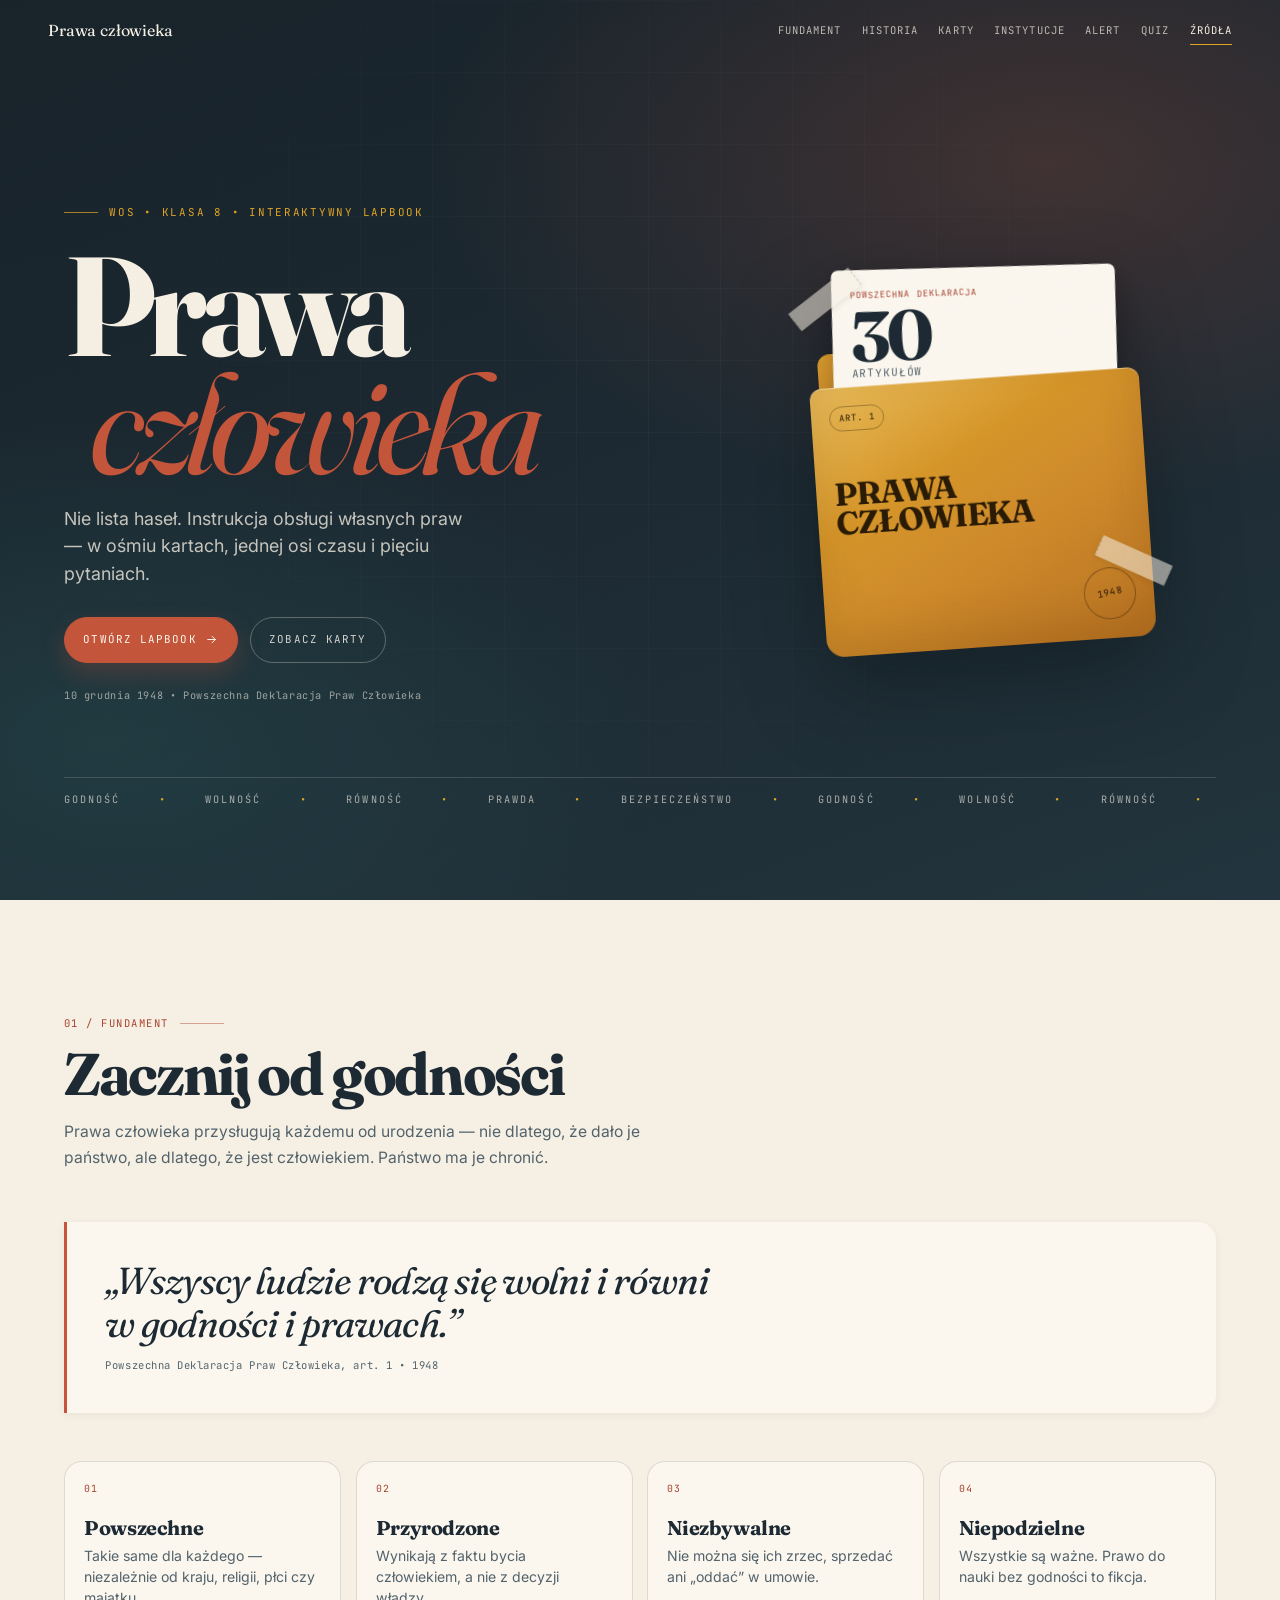
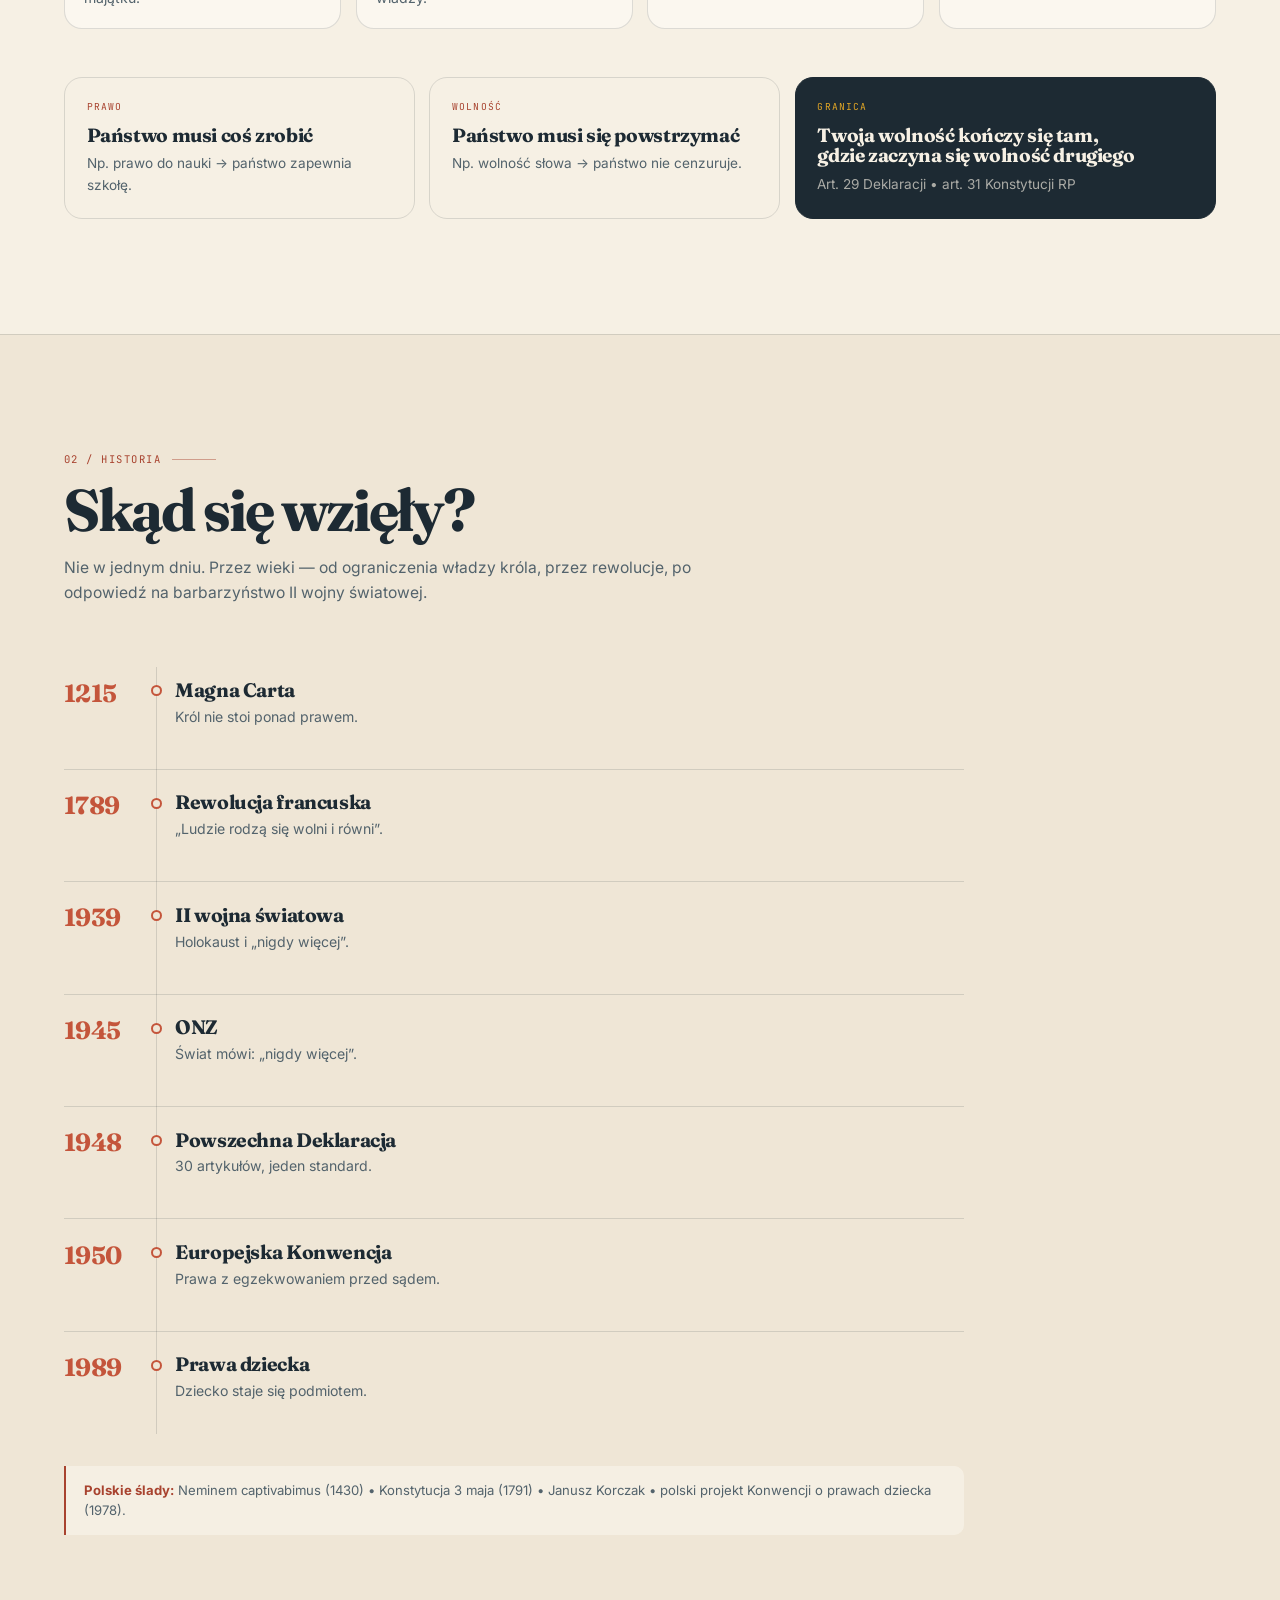
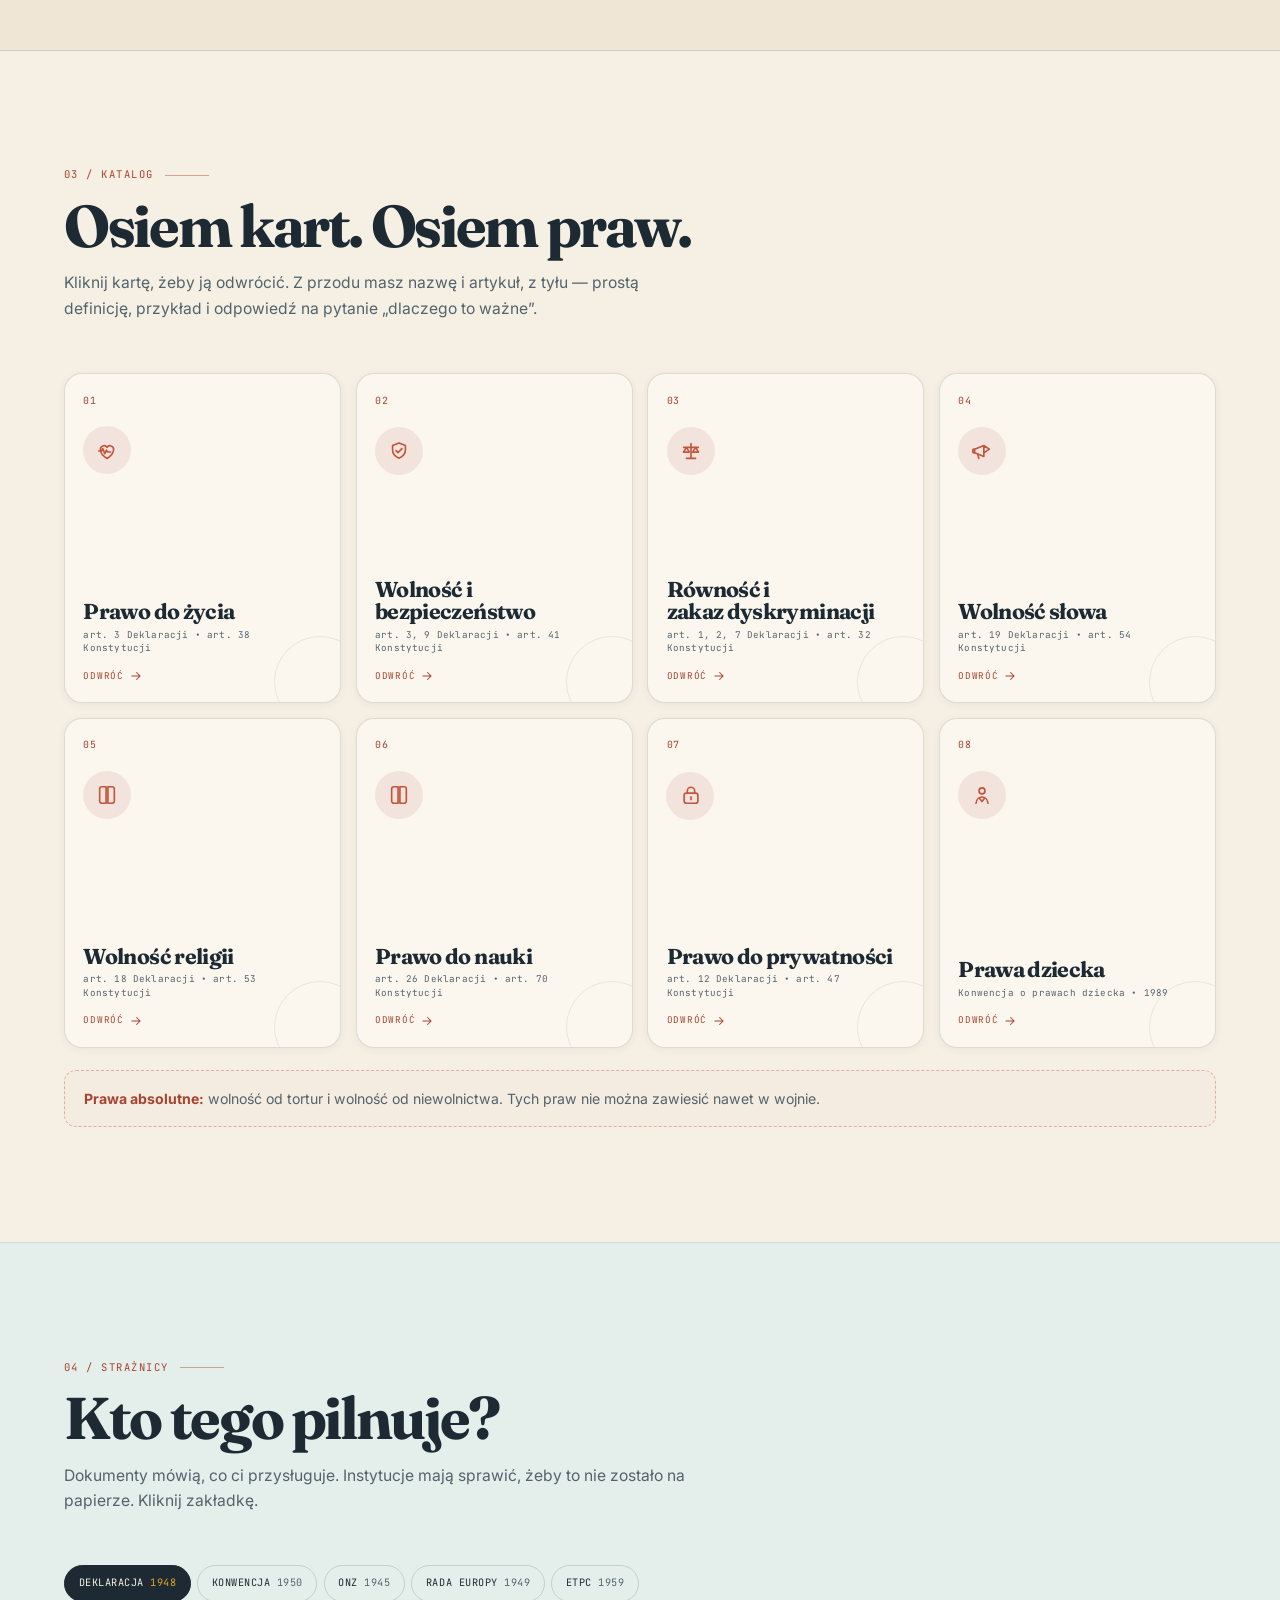
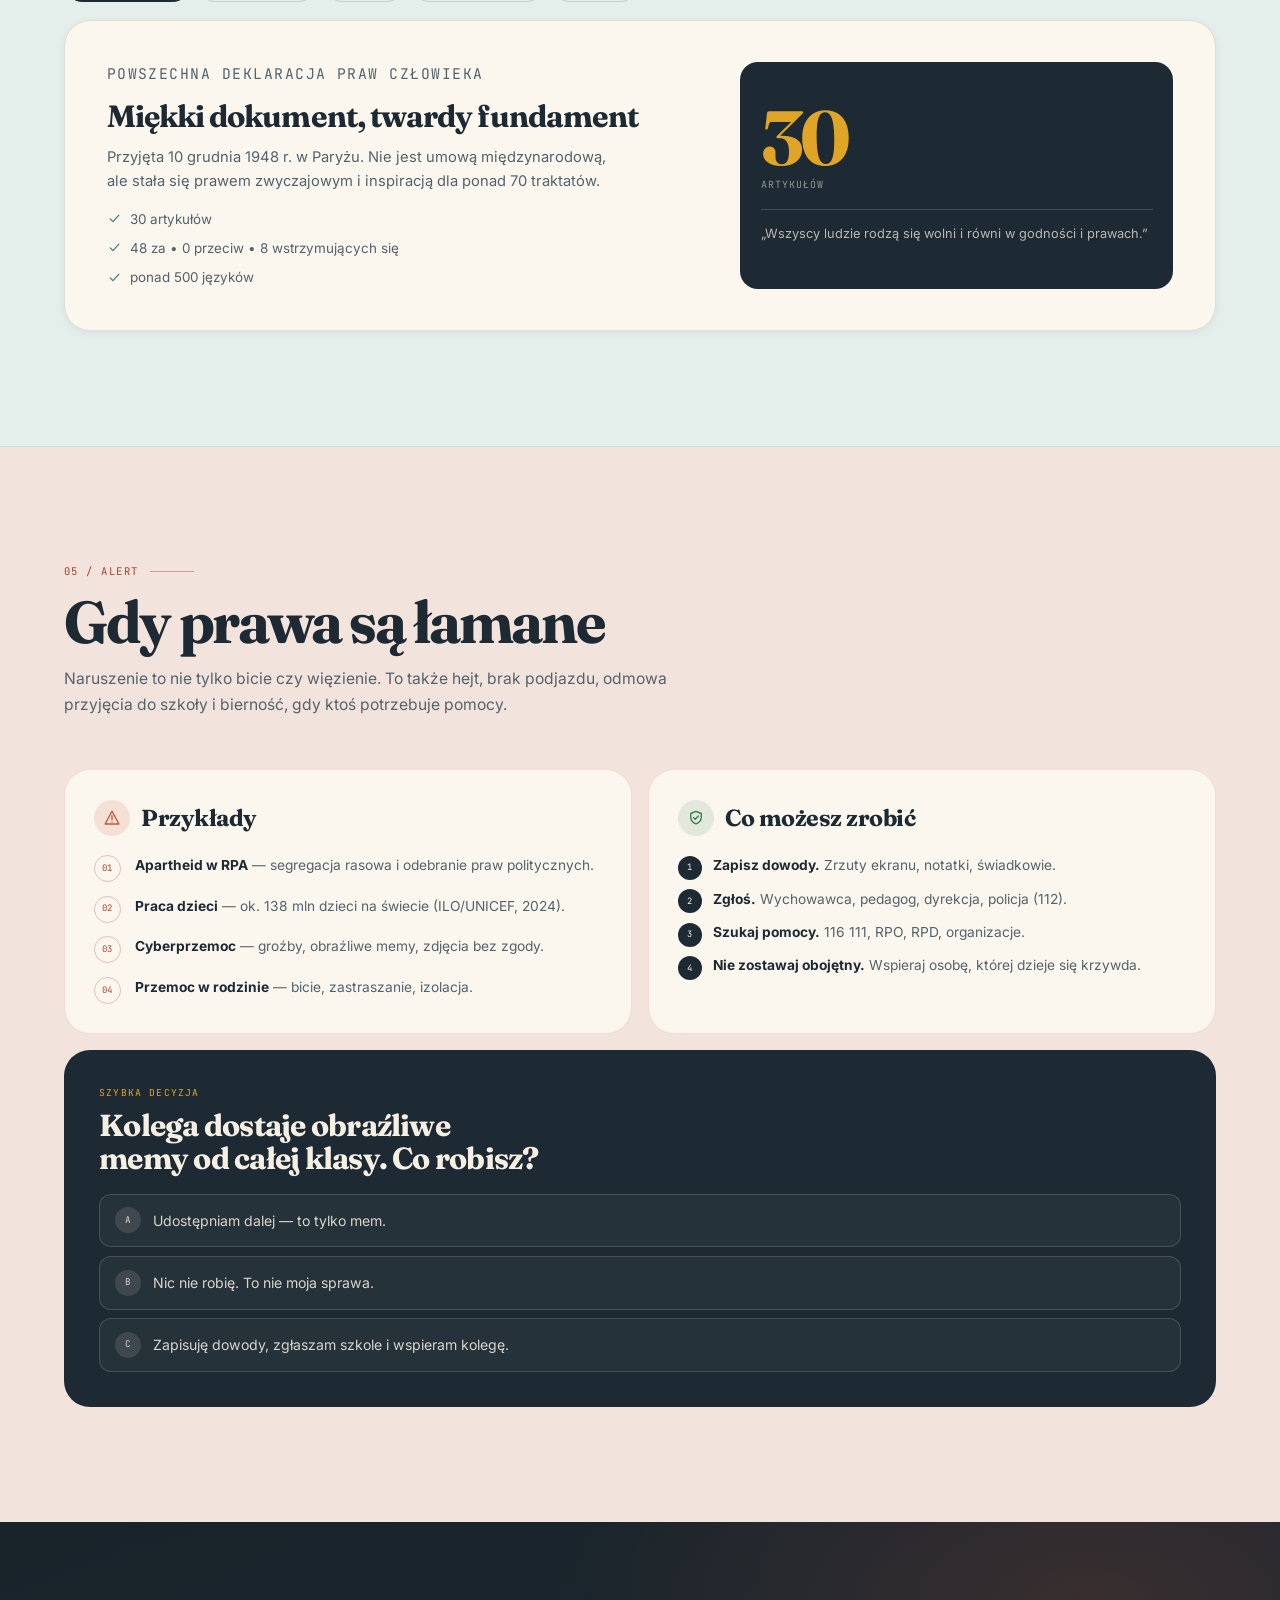
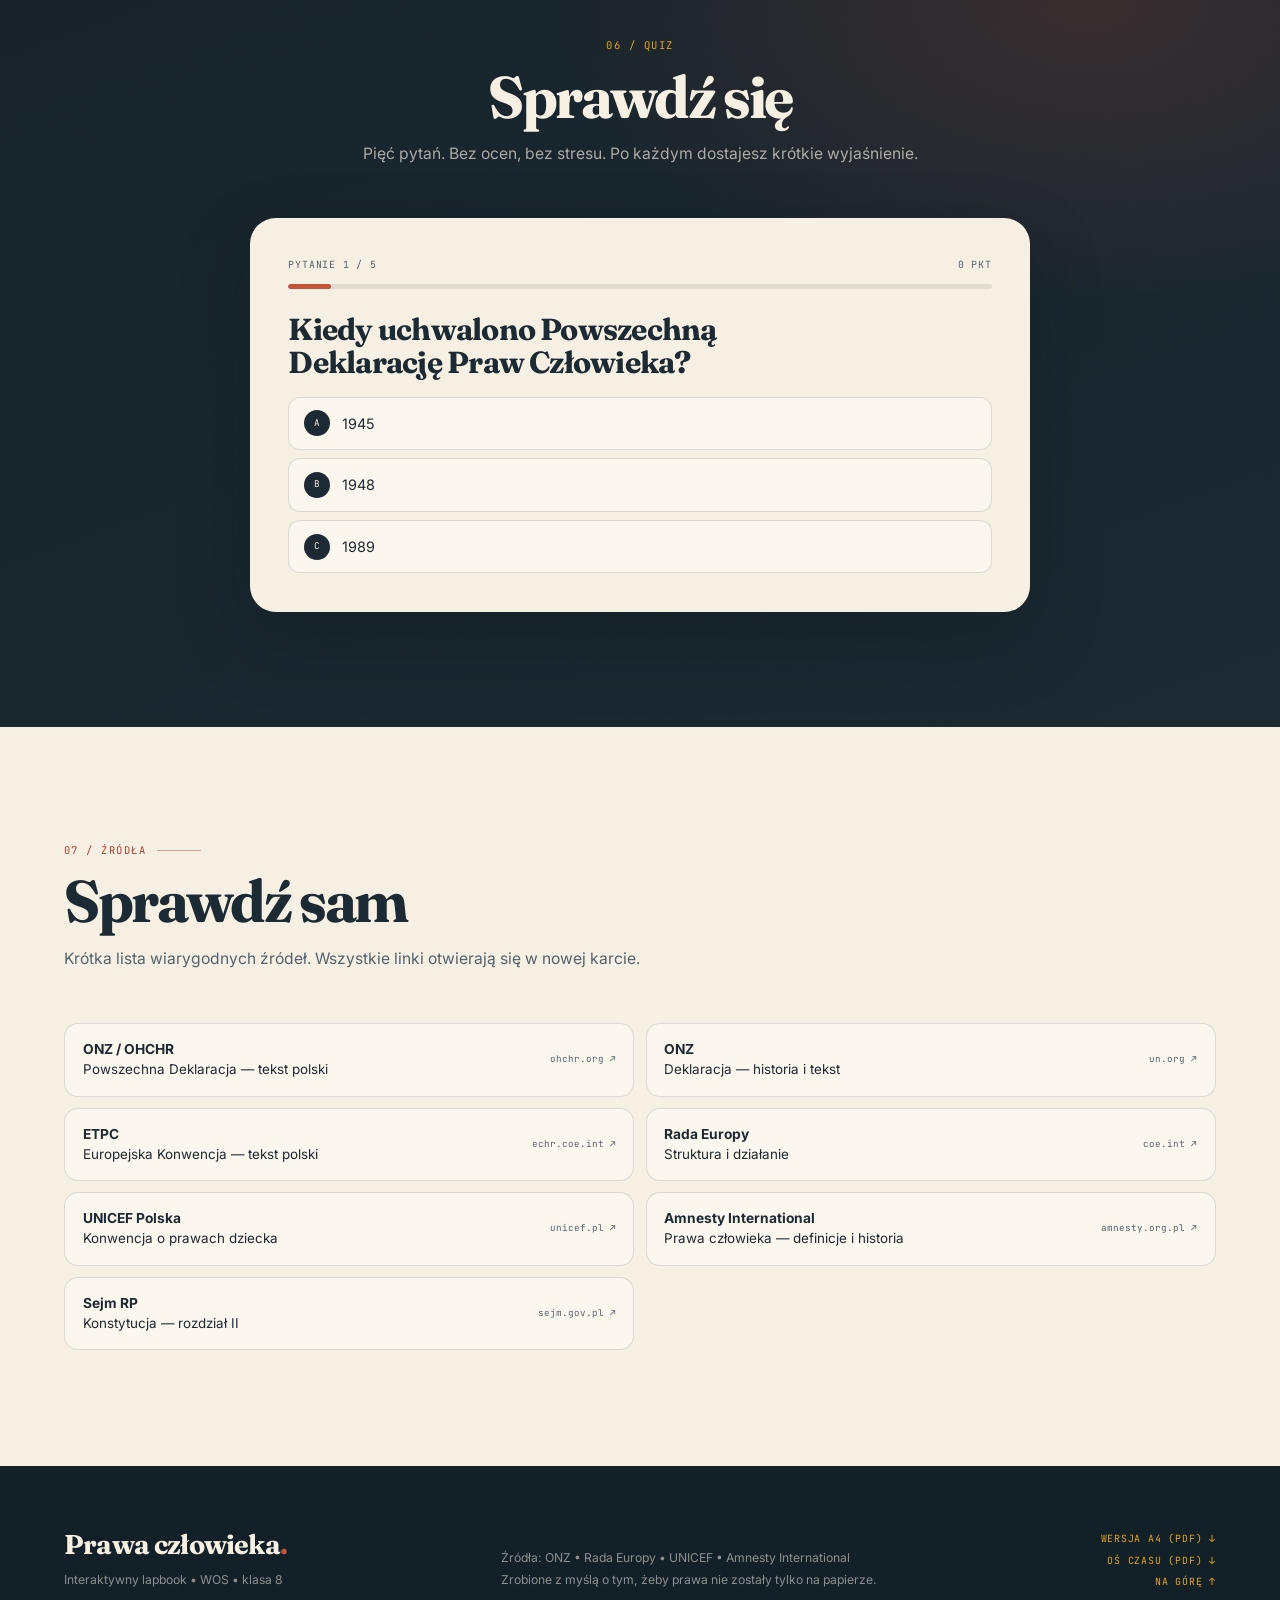
<file: index.html>
<!doctype html>
<html lang="pl">
<head>
  <meta charset="utf-8">
  <meta name="viewport" content="width=device-width, initial-scale=1">
  <script>document.documentElement.classList.add("js");</script>
  <title>Prawa człowieka — interaktywny lapbook</title>
  <meta name="description" content="Krótki, interaktywny lapbook o prawach człowieka: 8 kart, oś czasu, dokumenty, przykłady naruszeń i quiz. WOS, klasa 8.">
  <meta name="theme-color" content="#1d2a33">
  <meta property="og:title" content="Prawa człowieka — interaktywny lapbook">
  <meta property="og:description" content="8 kart, oś czasu, dokumenty i quiz. Krótki lapbook o prawach człowieka na WOS.">
  <meta property="og:type" content="website">
  <meta name="twitter:card" content="summary">
  <link rel="icon" href="favicon.svg" type="image/svg+xml">
  <link rel="preconnect" href="https://fonts.googleapis.com">
  <link rel="preconnect" href="https://fonts.gstatic.com" crossorigin>
  <link href="https://fonts.googleapis.com/css2?family=Fraunces:ital,opsz,wght@0,9..144,400;0,9..144,600;0,9..144,700;0,9..144,900;1,9..144,400;1,9..144,600&family=Inter:wght@400;500;600;700&family=JetBrains+Mono:wght@400;600&display=swap" rel="stylesheet">
  <link rel="stylesheet" href="styles.css">
</head>
<body>
  <div class="scroll-progress" id="progress" aria-hidden="true"></div>

  <svg class="icon-sprite" aria-hidden="true">
    <symbol id="icon-heart" viewBox="0 0 24 24">
      <path d="M12 20.2S4.8 15.6 4.8 10.4A3.9 3.9 0 0 1 12 8.1a3.9 3.9 0 0 1 7.2 2.3c0 5.2-7.2 9.8-7.2 9.8Z"/>
      <path d="M3 12h3l1.4-2.6L9.6 15l1.8-4 1.3 2.1H16"/>
    </symbol>
    <symbol id="icon-shield" viewBox="0 0 24 24">
      <path d="M12 3.2 19 6v5c0 4.4-3 7.3-7 8.8-4-1.5-7-4.4-7-8.8V6l7-2.8Z"/>
      <path d="m8.8 11.6 2.1 2.1 4.3-4.3"/>
    </symbol>
    <symbol id="icon-scale" viewBox="0 0 24 24">
      <path d="M12 4v16M7 20h10M4 8h16M7 8l-3.2 5.2h6.4L7 8Zm10 0-3.2 5.2h6.4L17 8Z"/>
    </symbol>
    <symbol id="icon-megaphone" viewBox="0 0 24 24">
      <path d="M4 10v4l10 4V6L4 10Zm10-4 6 4-6 4M4 10H3a1 1 0 0 0-1 1v2a1 1 0 0 0 1 1h1"/>
      <path d="M7.5 15.5 8.4 20"/>
    </symbol>
    <symbol id="icon-book" viewBox="0 0 24 24">
      <path d="M4 5.5A2.5 2.5 0 0 1 6.5 3H11v18H6.5A2.5 2.5 0 0 1 4 18.5v-13ZM20 5.5A2.5 2.5 0 0 0 17.5 3H13v18h4.5a2.5 2.5 0 0 0 2.5-2.5v-13Z"/>
    </symbol>
    <symbol id="icon-lock" viewBox="0 0 24 24">
      <rect x="4.5" y="10" width="15" height="11" rx="2.5"/>
      <path d="M8 10V7.5a4 4 0 0 1 8 0V10M12 14v3"/>
    </symbol>
    <symbol id="icon-child" viewBox="0 0 24 24">
      <circle cx="12" cy="7.5" r="3.2"/>
      <path d="M5.5 21c.3-4.1 3-6.8 6.5-6.8s6.2 2.7 6.5 6.8M9 15.2l3 3.8 3-3.8"/>
    </symbol>
    <symbol id="icon-clock" viewBox="0 0 24 24">
      <circle cx="12" cy="12" r="9"/>
      <path d="M12 7v5.3l3.2 1.9"/>
    </symbol>
    <symbol id="icon-file" viewBox="0 0 24 24">
      <path d="M6 3h8l4 4v14H6V3Z"/>
      <path d="M14 3v5h5M9 12h6M9 16h6"/>
    </symbol>
    <symbol id="icon-alert" viewBox="0 0 24 24">
      <path d="M12 3 2.8 20h18.4L12 3Z"/>
      <path d="M12 9v5M12 17.2h.01"/>
    </symbol>
    <symbol id="icon-arrow" viewBox="0 0 24 24">
      <path d="M5 12h14M13 6l6 6-6 6"/>
    </symbol>
    <symbol id="icon-check" viewBox="0 0 24 24">
      <path d="m5 12.5 4.5 4.5L19 6.5"/>
    </symbol>
    <symbol id="icon-x" viewBox="0 0 24 24">
      <path d="m6 6 12 12M18 6 6 18"/>
    </symbol>
  </svg>

  <header class="site-header" id="site-header">
    <a class="brand" href="#top">
      <span class="brand-text">Prawa człowieka</span>
    </a>

    <nav class="site-nav" aria-label="Sekcje lapbooka">
      <a href="#fundament">Fundament</a>
      <a href="#historia">Historia</a>
      <a href="#prawa">Karty</a>
      <a href="#instytucje">Instytucje</a>
      <a href="#alert">Alert</a>
      <a href="#quiz">Quiz</a>
      <a href="#zrodla">Źródła</a>
    </nav>
  </header>

  <main id="top">
    <!-- HERO -->
    <section class="hero" aria-labelledby="hero-title">
      <div class="hero-inner">
        <div class="hero-copy">
          <p class="eyebrow">WOS • klasa 8 • interaktywny lapbook</p>
          <h1 id="hero-title">Prawa<br><em>człowieka</em></h1>
          <p class="hero-lead">Nie lista haseł. Instrukcja obsługi własnych praw — w ośmiu kartach, jednej osi czasu i pięciu pytaniach.</p>
          <div class="hero-actions">
            <a class="btn btn-primary" href="#fundament">
              Otwórz lapbook
              <svg class="icon"><use href="#icon-arrow"/></svg>
            </a>
            <a class="btn btn-ghost" href="#prawa">Zobacz karty</a>
          </div>
          <p class="hero-note">10 grudnia 1948 • Powszechna Deklaracja Praw Człowieka</p>
        </div>

        <div class="hero-visual" aria-hidden="true">
          <div class="folder">
            <div class="folder-paper">
              <span class="paper-kicker">Powszechna Deklaracja</span>
              <strong>30</strong>
              <span class="paper-sub">artykułów</span>
              <div class="paper-lines"></div>
            </div>
            <div class="folder-front">
              <span class="folder-tag">art. 1</span>
              <span class="folder-label">PRAWA<br>CZŁOWIEKA</span>
              <span class="folder-stamp">1948</span>
            </div>
            <span class="tape tape-a"></span>
            <span class="tape tape-b"></span>
          </div>
        </div>
      </div>

      <div class="hero-marquee" aria-hidden="true">
        <div class="marquee-track">
          <span>GODNOŚĆ</span><span>•</span><span>WOLNOŚĆ</span><span>•</span><span>RÓWNOŚĆ</span><span>•</span><span>PRAWDA</span><span>•</span><span>BEZPIECZEŃSTWO</span><span>•</span>
          <span>GODNOŚĆ</span><span>•</span><span>WOLNOŚĆ</span><span>•</span><span>RÓWNOŚĆ</span><span>•</span><span>PRAWDA</span><span>•</span><span>BEZPIECZEŃSTWO</span><span>•</span>
        </div>
      </div>
    </section>

    <!-- FUNDAMENT -->
    <section class="section section-fundament" id="fundament" aria-labelledby="fundament-title">
      <div class="section-inner">
        <div class="section-head" data-reveal>
          <p class="section-kicker">01 / Fundament</p>
          <h2 id="fundament-title">Zacznij od godności</h2>
          <p class="section-lead">Prawa człowieka przysługują każdemu od urodzenia — nie dlatego, że dało je państwo, ale dlatego, że jest człowiekiem. Państwo ma je chronić.</p>
        </div>

        <div class="quote-card" data-reveal>
          <p class="quote-text">„Wszyscy ludzie rodzą się wolni i równi w godności i prawach.”</p>
          <p class="quote-source">Powszechna Deklaracja Praw Człowieka, art. 1 • 1948</p>
        </div>

        <div class="feature-grid">
          <article class="feature" data-reveal>
            <span class="feature-num">01</span>
            <h3>Powszechne</h3>
            <p>Takie same dla każdego — niezależnie od kraju, religii, płci czy majątku.</p>
          </article>
          <article class="feature" data-reveal>
            <span class="feature-num">02</span>
            <h3>Przyrodzone</h3>
            <p>Wynikają z faktu bycia człowiekiem, a nie z decyzji władzy.</p>
          </article>
          <article class="feature" data-reveal>
            <span class="feature-num">03</span>
            <h3>Niezbywalne</h3>
            <p>Nie można się ich zrzec, sprzedać ani „oddać” w umowie.</p>
          </article>
          <article class="feature" data-reveal>
            <span class="feature-num">04</span>
            <h3>Niepodzielne</h3>
            <p>Wszystkie są ważne. Prawo do nauki bez godności to fikcja.</p>
          </article>
        </div>

        <div class="compare" data-reveal>
          <div class="compare-card">
            <p class="compare-label">PRAWO</p>
            <h3>Państwo musi coś zrobić</h3>
            <p>Np. prawo do nauki → państwo zapewnia szkołę.</p>
          </div>
          <div class="compare-card">
            <p class="compare-label">WOLNOŚĆ</p>
            <h3>Państwo musi się powstrzymać</h3>
            <p>Np. wolność słowa → państwo nie cenzuruje.</p>
          </div>
          <div class="compare-card compare-card-accent">
            <p class="compare-label">GRANICA</p>
            <h3>Twoja wolność kończy się tam, gdzie zaczyna się wolność drugiego</h3>
            <p>Art. 29 Deklaracji • art. 31 Konstytucji RP</p>
          </div>
        </div>
      </div>
    </section>

    <!-- HISTORIA -->
    <section class="section section-historia" id="historia" aria-labelledby="historia-title">
      <div class="section-inner">
        <div class="section-head" data-reveal>
          <p class="section-kicker">02 / Historia</p>
          <h2 id="historia-title">Skąd się wzięły?</h2>
          <p class="section-lead">Nie w jednym dniu. Przez wieki — od ograniczenia władzy króla, przez rewolucje, po odpowiedź na barbarzyństwo II wojny światowej.</p>
        </div>

        <div class="timeline" data-reveal>
          <article class="timeline-entry">
            <span class="timeline-year">1215</span>
            <button class="timeline-toggle" type="button" aria-expanded="false">
              <h3>Magna Carta</h3>
              <p>Król nie stoi ponad prawem.</p>
            </button>
            <div class="timeline-body">
              <div>
                <p>Anglia, król Jan bez Ziemi. Klauzula 39: wolnego człowieka można uwięzić tylko na podstawie wyroku sądu. Dokument chronił jednak tylko wolnych mężczyzn — nie chłopów, kobiety ani niewolników.</p>
              </div>
            </div>
          </article>

          <article class="timeline-entry">
            <span class="timeline-year">1789</span>
            <button class="timeline-toggle" type="button" aria-expanded="false">
              <h3>Rewolucja francuska</h3>
              <p>„Ludzie rodzą się wolni i równi”.</p>
            </button>
            <div class="timeline-body">
              <div>
                <p>Deklaracja Praw Człowieka i Obywatela — 17 artykułów. Wielki krok naprzód, ale kobiety nie dostały praw wyborczych, a niewolnictwo w koloniach przetrwało. Olympe de Gouges zapłaciła życiem za żądanie równych praw.</p>
              </div>
            </div>
          </article>

          <article class="timeline-entry">
            <span class="timeline-year">1939</span>
            <button class="timeline-toggle" type="button" aria-expanded="false">
              <h3>II wojna światowa</h3>
              <p>Holokaust i „nigdy więcej”.</p>
            </button>
            <div class="timeline-body">
              <div>
                <p>W latach 1939–1945 Niemcy i ich współpracownicy zamordowali około 6 milionów Żydów, a także Romów, osoby z niepełnosprawnościami i więźniów politycznych. Po wojnie świat uznał, że prawa człowieka nie mogą być „sprawą wewnętrzną” państwa.</p>
              </div>
            </div>
          </article>

          <article class="timeline-entry">
            <span class="timeline-year">1945</span>
            <button class="timeline-toggle" type="button" aria-expanded="false">
              <h3>ONZ</h3>
              <p>Świat mówi: „nigdy więcej”.</p>
            </button>
            <div class="timeline-body">
              <div>
                <p>Powstaje ONZ. Proces norymberski pokazuje po raz pierwszy, że jednostka może odpowiadać za zbrodnie przeciw ludzkości.</p>
              </div>
            </div>
          </article>

          <article class="timeline-entry">
            <span class="timeline-year">1948</span>
            <button class="timeline-toggle" type="button" aria-expanded="false">
              <h3>Powszechna Deklaracja</h3>
              <p>30 artykułów, jeden standard.</p>
            </button>
            <div class="timeline-body">
              <div>
                <p>10 grudnia 1948 r., Paryż. 48 głosów za, 0 przeciw, 8 wstrzymujących się. Deklaracja nie jest umową, ale stała się fundamentem ponad 70 traktatów i prawem zwyczajowym.</p>
              </div>
            </div>
          </article>

          <article class="timeline-entry">
            <span class="timeline-year">1950</span>
            <button class="timeline-toggle" type="button" aria-expanded="false">
              <h3>Europejska Konwencja</h3>
              <p>Prawa z egzekwowaniem przed sądem.</p>
            </button>
            <div class="timeline-body">
              <div>
                <p>Rada Europy tworzy dokument, na podstawie którego powstaje Europejski Trybunał Praw Człowieka w Strasburgu. Polska ratyfikuje Konwencję w 1993 r.</p>
              </div>
            </div>
          </article>

          <article class="timeline-entry">
            <span class="timeline-year">1989</span>
            <button class="timeline-toggle" type="button" aria-expanded="false">
              <h3>Prawa dziecka</h3>
              <p>Dziecko staje się podmiotem.</p>
            </button>
            <div class="timeline-body">
              <div>
                <p>Konwencja o prawach dziecka: 54 artykuły, 196 państw. Najważniejsze zasady: dobro dziecka, zakaz dyskryminacji, prawo do życia i rozwoju, prawo do głosu. Polska była inicjatorem prac.</p>
              </div>
            </div>
          </article>
        </div>

        <p class="timeline-note" data-reveal><strong>Polskie ślady:</strong> Neminem captivabimus (1430) • Konstytucja 3 maja (1791) • Janusz Korczak • polski projekt Konwencji o prawach dziecka (1978).</p>
      </div>
    </section>

    <!-- KARTY -->
    <section class="section section-prawa" id="prawa" aria-labelledby="prawa-title">
      <div class="section-inner">
        <div class="section-head" data-reveal>
          <p class="section-kicker">03 / Katalog</p>
          <h2 id="prawa-title">Osiem kart. Osiem praw.</h2>
          <p class="section-lead">Kliknij kartę, żeby ją odwrócić. Z przodu masz nazwę i artykuł, z tyłu — prostą definicję, przykład i odpowiedź na pytanie „dlaczego to ważne”.</p>
        </div>

        <div class="rights-grid">
          <article class="flip-card" role="button" tabindex="0" aria-pressed="false">
            <div class="flip-inner">
              <div class="flip-face flip-front">
                <span class="card-index">01</span>
                <span class="card-icon"><svg class="icon"><use href="#icon-heart"/></svg></span>
                <h3>Prawo do życia</h3>
                <p class="card-article">art. 3 Deklaracji • art. 38 Konstytucji</p>
                <span class="flip-hint">Odwróć <svg class="icon"><use href="#icon-arrow"/></svg></span>
              </div>
              <div class="flip-face flip-back" aria-hidden="true">
                <span class="card-back-label">Dlaczego ważne</span>
                <h3>Prawo do życia</h3>
                <p>Bez życia nie ma innych praw. Państwo musi chronić życie i zdrowie.</p>
                <p class="card-example">Mdlejesz na lekcji → nauczyciel wzywa pomoc.</p>
                <span class="flip-hint">Wróć <svg class="icon"><use href="#icon-arrow"/></svg></span>
              </div>
            </div>
          </article>

          <article class="flip-card" role="button" tabindex="0" aria-pressed="false">
            <div class="flip-inner">
              <div class="flip-face flip-front">
                <span class="card-index">02</span>
                <span class="card-icon"><svg class="icon"><use href="#icon-shield"/></svg></span>
                <h3>Wolność i bezpieczeństwo</h3>
                <p class="card-article">art. 3, 9 Deklaracji • art. 41 Konstytucji</p>
                <span class="flip-hint">Odwróć <svg class="icon"><use href="#icon-arrow"/></svg></span>
              </div>
              <div class="flip-face flip-back" aria-hidden="true">
                <span class="card-back-label">Dlaczego ważne</span>
                <h3>Wolność i bezpieczeństwo</h3>
                <p>Nikt nie może cię zatrzymać bez podstawy prawnej. Masz prawo znać powód.</p>
                <p class="card-example">Policja musi podać podstawę zatrzymania i doprowadzić do sądu.</p>
                <span class="flip-hint">Wróć <svg class="icon"><use href="#icon-arrow"/></svg></span>
              </div>
            </div>
          </article>

          <article class="flip-card" role="button" tabindex="0" aria-pressed="false">
            <div class="flip-inner">
              <div class="flip-face flip-front">
                <span class="card-index">03</span>
                <span class="card-icon"><svg class="icon"><use href="#icon-scale"/></svg></span>
                <h3>Równość i zakaz dyskryminacji</h3>
                <p class="card-article">art. 1, 2, 7 Deklaracji • art. 32 Konstytucji</p>
                <span class="flip-hint">Odwróć <svg class="icon"><use href="#icon-arrow"/></svg></span>
              </div>
              <div class="flip-face flip-back" aria-hidden="true">
                <span class="card-back-label">Dlaczego ważne</span>
                <h3>Równość i zakaz dyskryminacji</h3>
                <p>Prawo nie może traktować cię gorzej z powodu pochodzenia, płci, religii czy zdrowia.</p>
                <p class="card-example">Szkoła musi być dostępna także dla osoby na wózku.</p>
                <span class="flip-hint">Wróć <svg class="icon"><use href="#icon-arrow"/></svg></span>
              </div>
            </div>
          </article>

          <article class="flip-card" role="button" tabindex="0" aria-pressed="false">
            <div class="flip-inner">
              <div class="flip-face flip-front">
                <span class="card-index">04</span>
                <span class="card-icon"><svg class="icon"><use href="#icon-megaphone"/></svg></span>
                <h3>Wolność słowa</h3>
                <p class="card-article">art. 19 Deklaracji • art. 54 Konstytucji</p>
                <span class="flip-hint">Odwróć <svg class="icon"><use href="#icon-arrow"/></svg></span>
              </div>
              <div class="flip-face flip-back" aria-hidden="true">
                <span class="card-back-label">Dlaczego ważne</span>
                <h3>Wolność słowa</h3>
                <p>Możesz krytykować władzę i wyrażać opinie. Nie możesz hejtować ani grozić.</p>
                <p class="card-example">Krytyka nauczyciela = OK. Obraźliwy mem o koledze = nie.</p>
                <span class="flip-hint">Wróć <svg class="icon"><use href="#icon-arrow"/></svg></span>
              </div>
            </div>
          </article>

          <article class="flip-card" role="button" tabindex="0" aria-pressed="false">
            <div class="flip-inner">
              <div class="flip-face flip-front">
                <span class="card-index">05</span>
                <span class="card-icon"><svg class="icon"><use href="#icon-book"/></svg></span>
                <h3>Wolność religii</h3>
                <p class="card-article">art. 18 Deklaracji • art. 53 Konstytucji</p>
                <span class="flip-hint">Odwróć <svg class="icon"><use href="#icon-arrow"/></svg></span>
              </div>
              <div class="flip-face flip-back" aria-hidden="true">
                <span class="card-back-label">Dlaczego ważne</span>
                <h3>Wolność religii</h3>
                <p>Wierz lub nie. Nikt nie może cię zmuszać ani dyskryminować z tego powodu.</p>
                <p class="card-example">Kolega nie chodzi na religię — to jego prawo.</p>
                <span class="flip-hint">Wróć <svg class="icon"><use href="#icon-arrow"/></svg></span>
              </div>
            </div>
          </article>

          <article class="flip-card" role="button" tabindex="0" aria-pressed="false">
            <div class="flip-inner">
              <div class="flip-face flip-front">
                <span class="card-index">06</span>
                <span class="card-icon"><svg class="icon"><use href="#icon-book"/></svg></span>
                <h3>Prawo do nauki</h3>
                <p class="card-article">art. 26 Deklaracji • art. 70 Konstytucji</p>
                <span class="flip-hint">Odwróć <svg class="icon"><use href="#icon-arrow"/></svg></span>
              </div>
              <div class="flip-face flip-back" aria-hidden="true">
                <span class="card-back-label">Dlaczego ważne</span>
                <h3>Prawo do nauki</h3>
                <p>Nauka podstawowa jest bezpłatna i obowiązkowa. Państwo musi zapewnić szkołę.</p>
                <p class="card-example">Dziecko z Ukrainy ma prawo do szkoły i pomocy w języku.</p>
                <span class="flip-hint">Wróć <svg class="icon"><use href="#icon-arrow"/></svg></span>
              </div>
            </div>
          </article>

          <article class="flip-card" role="button" tabindex="0" aria-pressed="false">
            <div class="flip-inner">
              <div class="flip-face flip-front">
                <span class="card-index">07</span>
                <span class="card-icon"><svg class="icon"><use href="#icon-lock"/></svg></span>
                <h3>Prawo do prywatności</h3>
                <p class="card-article">art. 12 Deklaracji • art. 47 Konstytucji</p>
                <span class="flip-hint">Odwróć <svg class="icon"><use href="#icon-arrow"/></svg></span>
              </div>
              <div class="flip-face flip-back" aria-hidden="true">
                <span class="card-back-label">Dlaczego ważne</span>
                <h3>Prawo do prywatności</h3>
                <p>Twoje wiadomości, zdjęcia i dane są twoje. Nikt nie może ich czytać bez podstawy.</p>
                <p class="card-example">Nie publikuj zdjęcia kolegi bez jego zgody.</p>
                <span class="flip-hint">Wróć <svg class="icon"><use href="#icon-arrow"/></svg></span>
              </div>
            </div>
          </article>

          <article class="flip-card" role="button" tabindex="0" aria-pressed="false">
            <div class="flip-inner">
              <div class="flip-face flip-front">
                <span class="card-index">08</span>
                <span class="card-icon"><svg class="icon"><use href="#icon-child"/></svg></span>
                <h3>Prawa dziecka</h3>
                <p class="card-article">Konwencja o prawach dziecka • 1989</p>
                <span class="flip-hint">Odwróć <svg class="icon"><use href="#icon-arrow"/></svg></span>
              </div>
              <div class="flip-face flip-back" aria-hidden="true">
                <span class="card-back-label">Dlaczego ważne</span>
                <h3>Prawa dziecka</h3>
                <p>Dobro dziecka jest najważniejsze. Masz prawo do głosu w sprawach, które cię dotyczą.</p>
                <p class="card-example">Samorząd klasy może wyrazić opinię o regulaminie.</p>
                <span class="flip-hint">Wróć <svg class="icon"><use href="#icon-arrow"/></svg></span>
              </div>
            </div>
          </article>
        </div>

        <p class="rights-note" data-reveal><strong>Prawa absolutne:</strong> wolność od tortur i wolność od niewolnictwa. Tych praw nie można zawiesić nawet w wojnie.</p>
      </div>
    </section>

    <!-- INSTYTUCJE -->
    <section class="section section-instytucje" id="instytucje" aria-labelledby="instytucje-title">
      <div class="section-inner">
        <div class="section-head" data-reveal>
          <p class="section-kicker">04 / Strażnicy</p>
          <h2 id="instytucje-title">Kto tego pilnuje?</h2>
          <p class="section-lead">Dokumenty mówią, co ci przysługuje. Instytucje mają sprawić, żeby to nie zostało na papierze. Kliknij zakładkę.</p>
        </div>

        <div class="tabs" role="tablist" aria-label="Dokumenty i instytucje">
          <button class="tab-btn" id="tab-btn-udhr" role="tab" aria-selected="true" aria-controls="tab-udhr" tabindex="0">Deklaracja <span>1948</span></button>
          <button class="tab-btn" id="tab-btn-ekpc" role="tab" aria-selected="false" aria-controls="tab-ekpc" tabindex="-1">Konwencja <span>1950</span></button>
          <button class="tab-btn" id="tab-btn-onz" role="tab" aria-selected="false" aria-controls="tab-onz" tabindex="-1">ONZ <span>1945</span></button>
          <button class="tab-btn" id="tab-btn-coe" role="tab" aria-selected="false" aria-controls="tab-coe" tabindex="-1">Rada Europy <span>1949</span></button>
          <button class="tab-btn" id="tab-btn-etpc" role="tab" aria-selected="false" aria-controls="tab-etpc" tabindex="-1">ETPC <span>1959</span></button>
        </div>

        <div class="tab-panels" data-reveal>
          <div class="tab-panel" id="tab-udhr" role="tabpanel" aria-labelledby="tab-btn-udhr" tabindex="0">
            <div class="tab-copy">
              <p class="tab-kicker">Powszechna Deklaracja Praw Człowieka</p>
              <h3>Miękki dokument, twardy fundament</h3>
              <p>Przyjęta 10 grudnia 1948 r. w Paryżu. Nie jest umową międzynarodową, ale stała się prawem zwyczajowym i inspiracją dla ponad 70 traktatów.</p>
              <ul class="clean-list">
                <li><svg class="icon"><use href="#icon-check"/></svg> 30 artykułów</li>
                <li><svg class="icon"><use href="#icon-check"/></svg> 48 za • 0 przeciw • 8 wstrzymujących się</li>
                <li><svg class="icon"><use href="#icon-check"/></svg> ponad 500 języków</li>
              </ul>
            </div>
            <div class="tab-fact">
              <strong>30</strong>
              <span>artykułów</span>
              <p>„Wszyscy ludzie rodzą się wolni i równi w godności i prawach.”</p>
            </div>
          </div>

          <div class="tab-panel" id="tab-ekpc" role="tabpanel" aria-labelledby="tab-btn-ekpc" tabindex="0" hidden>
            <div class="tab-copy">
              <p class="tab-kicker">Europejska Konwencja Praw Człowieka</p>
              <h3>Prawa, które można dochodzić przed sądem</h3>
              <p>Podpisana w Rzymie 4 listopada 1950 r. Obowiązuje 46 państw Rady Europy. Polska ratyfikowała ją 19 stycznia 1993 r.</p>
              <ul class="clean-list">
                <li><svg class="icon"><use href="#icon-check"/></svg> życie, wolność, sprawiedliwy proces</li>
                <li><svg class="icon"><use href="#icon-check"/></svg> wolność słowa, religii, prywatność</li>
                <li><svg class="icon"><use href="#icon-check"/></svg> zakaz tortur i niewolnictwa</li>
              </ul>
            </div>
            <div class="tab-fact">
              <strong>1950</strong>
              <span>Rzym</span>
              <p>Pierwsza umowa, która stworzyła sąd mogący sądzić państwo.</p>
            </div>
          </div>

          <div class="tab-panel" id="tab-onz" role="tabpanel" aria-labelledby="tab-btn-onz" tabindex="0" hidden>
            <div class="tab-copy">
              <p class="tab-kicker">Organizacja Narodów Zjednoczonych</p>
              <h3>Globalny parasol ochronny</h3>
              <p>Powstała 24 października 1945 r. Należy do niej 193 państwa. Prawami człowieka zajmuje się Rada Praw Człowieka, komitety traktatowe i Biuro Wysokiego Komisarza (OHCHR).</p>
              <ul class="clean-list">
                <li><svg class="icon"><use href="#icon-check"/></svg> Rada Praw Człowieka — 47 państw</li>
                <li><svg class="icon"><use href="#icon-check"/></svg> komitety rozpatrują skargi i raporty</li>
                <li><svg class="icon"><use href="#icon-check"/></svg> UPR — regularny przegląd każdego kraju</li>
              </ul>
            </div>
            <div class="tab-fact">
              <strong>193</strong>
              <span>państwa</span>
              <p>Największa organizacja międzynarodowa. Siedziba: Nowy Jork.</p>
            </div>
          </div>

          <div class="tab-panel" id="tab-coe" role="tabpanel" aria-labelledby="tab-btn-coe" tabindex="0" hidden>
            <div class="tab-copy">
              <p class="tab-kicker">Rada Europy</p>
              <h3>Nie UE. Strasburg, nie Bruksela.</h3>
              <p>Powstała 5 maja 1949 r. Zrzesza 46 państw europejskich. Polska jest członkiem od 26 listopada 1991 r. Jej największe osiągnięcie to Konwencja i Trybunał w Strasburgu.</p>
              <ul class="clean-list">
                <li><svg class="icon"><use href="#icon-check"/></svg> Komitet Ministrów</li>
                <li><svg class="icon"><use href="#icon-check"/></svg> Zgromadzenie Parlamentarne</li>
                <li><svg class="icon"><use href="#icon-check"/></svg> Komisarz Praw Człowieka</li>
              </ul>
            </div>
            <div class="tab-fact">
              <strong>46</strong>
              <span>państw</span>
              <p>Rosja została wykluczona w 2022 r. po inwazji na Ukrainę.</p>
            </div>
          </div>

          <div class="tab-panel" id="tab-etpc" role="tabpanel" aria-labelledby="tab-btn-etpc" tabindex="0" hidden>
            <div class="tab-copy">
              <p class="tab-kicker">Europejski Trybunał Praw Człowieka</p>
              <h3>Sąd, przed którym staje państwo</h3>
              <p>Działa w Strasburgu od 1959 r. Ma 46 sędziów — po jednym z każdego państwa. Skargę może złożyć każda osoba, ale dopiero po wyczerpaniu dróg krajowych.</p>
              <ul class="clean-list">
                <li><svg class="icon"><use href="#icon-check"/></svg> termin: 4 miesiące od prawomocnego wyroku</li>
                <li><svg class="icon"><use href="#icon-check"/></svg> skarga bezpłatna</li>
                <li><svg class="icon"><use href="#icon-check"/></svg> wyroki wiążące; wykonanie nadzoruje Komitet Ministrów</li>
              </ul>
            </div>
            <div class="tab-fact">
              <strong>4</strong>
              <span>miesiące</span>
              <p>ETPC nie jest sądem UE. Sąd UE jest w Luksemburgu.</p>
            </div>
          </div>
        </div>
      </div>
    </section>

    <!-- ALERT -->
    <section class="section section-alert" id="alert" aria-labelledby="alert-title">
      <div class="section-inner">
        <div class="section-head" data-reveal>
          <p class="section-kicker">05 / Alert</p>
          <h2 id="alert-title">Gdy prawa są łamane</h2>
          <p class="section-lead">Naruszenie to nie tylko bicie czy więzienie. To także hejt, brak podjazdu, odmowa przyjęcia do szkoły i bierność, gdy ktoś potrzebuje pomocy.</p>
        </div>

        <div class="alert-grid">
          <article class="alert-card" data-reveal>
            <div class="alert-card-head">
              <span class="alert-icon"><svg class="icon"><use href="#icon-alert"/></svg></span>
              <h3>Przykłady</h3>
            </div>
            <ul class="alert-list">
              <li><span class="num">01</span><div><strong>Apartheid w RPA</strong> — segregacja rasowa i odebranie praw politycznych.</div></li>
              <li><span class="num">02</span><div><strong>Praca dzieci</strong> — ok. 138 mln dzieci na świecie (ILO/UNICEF, 2024).</div></li>
              <li><span class="num">03</span><div><strong>Cyberprzemoc</strong> — groźby, obraźliwe memy, zdjęcia bez zgody.</div></li>
              <li><span class="num">04</span><div><strong>Przemoc w rodzinie</strong> — bicie, zastraszanie, izolacja.</div></li>
            </ul>
          </article>

          <article class="alert-card" data-reveal>
            <div class="alert-card-head">
              <span class="alert-icon alert-icon-good"><svg class="icon"><use href="#icon-shield"/></svg></span>
              <h3>Co możesz zrobić</h3>
            </div>
            <ol class="steps">
              <li><strong>Zapisz dowody.</strong> Zrzuty ekranu, notatki, świadkowie.</li>
              <li><strong>Zgłoś.</strong> Wychowawca, pedagog, dyrekcja, policja (112).</li>
              <li><strong>Szukaj pomocy.</strong> 116 111, RPO, RPD, organizacje.</li>
              <li><strong>Nie zostawaj obojętny.</strong> Wspieraj osobę, której dzieje się krzywda.</li>
            </ol>
          </article>
        </div>

        <div class="scenario" data-reveal>
          <p class="scenario-kicker">Szybka decyzja</p>
          <h3>Kolega dostaje obraźliwe memy od całej klasy. Co robisz?</h3>
          <div class="scenario-options" id="scenario-options">
            <button class="scenario-option" type="button" data-correct="false">
              <span class="letter">A</span>
              <span>Udostępniam dalej — to tylko mem.</span>
            </button>
            <button class="scenario-option" type="button" data-correct="false">
              <span class="letter">B</span>
              <span>Nic nie robię. To nie moja sprawa.</span>
            </button>
            <button class="scenario-option" type="button" data-correct="true">
              <span class="letter">C</span>
              <span>Zapisuję dowody, zgłaszam szkole i wspieram kolegę.</span>
            </button>
          </div>
          <p class="scenario-feedback" id="scenario-feedback" role="status" aria-live="polite" hidden></p>
        </div>
      </div>
    </section>

    <!-- QUIZ -->
    <section class="section section-quiz" id="quiz" aria-labelledby="quiz-title">
      <div class="section-inner">
        <div class="section-head section-head-center" data-reveal>
          <p class="section-kicker">06 / Quiz</p>
          <h2 id="quiz-title">Sprawdź się</h2>
          <p class="section-lead">Pięć pytań. Bez ocen, bez stresu. Po każdym dostajesz krótkie wyjaśnienie.</p>
        </div>

        <div class="quiz-card" data-reveal>
          <div class="quiz-meta">
            <span id="quiz-step">Pytanie 1 / 5</span>
            <span id="quiz-score">0 pkt</span>
          </div>
          <div class="quiz-progress" aria-hidden="true"><span id="quiz-bar"></span></div>

          <div id="quiz-body">
            <h3 class="quiz-question" id="quiz-question">Kiedy uchwalono Powszechną Deklarację Praw Człowieka?</h3>
            <div class="quiz-options" id="quiz-options"></div>
            <p class="quiz-feedback" id="quiz-feedback" role="status" aria-live="polite" hidden></p>
            <button class="btn btn-primary quiz-next" id="quiz-next" type="button" hidden>Następne pytanie <svg class="icon"><use href="#icon-arrow"/></svg></button>
          </div>

          <div class="quiz-result" id="quiz-result" hidden>
            <p class="quiz-result-score" id="quiz-result-score">5 / 5</p>
            <h3 id="quiz-result-title">Ekspert od godności</h3>
            <p id="quiz-result-text">Wiesz, gdzie szukać praw i jak je chronić.</p>
            <button class="btn btn-primary" id="quiz-restart" type="button">Zagraj jeszcze raz</button>
          </div>
        </div>

        <div class="print-answers">
          <h3>Quiz — odpowiedzi</h3>
          <ol>
            <li>1948 — 10 grudnia, Paryż.</li>
            <li>Trybunał Rady Europy w Strasburgu — nie sąd UE.</li>
            <li>Wolność od tortur — prawo absolutne.</li>
            <li>Wynikają z samego faktu bycia człowiekiem.</li>
            <li>Konwencja o prawach dziecka z 1989 r.</li>
          </ol>
        </div>
      </div>
    </section>

    <!-- ŹRÓDŁA -->
    <section class="section section-zrodla" id="zrodla" aria-labelledby="zrodla-title">
      <div class="section-inner">
        <div class="section-head" data-reveal>
          <p class="section-kicker">07 / Źródła</p>
          <h2 id="zrodla-title">Sprawdź sam</h2>
          <p class="section-lead">Krótka lista wiarygodnych źródeł. Wszystkie linki otwierają się w nowej karcie.</p>
        </div>

        <div class="sources-list">
          <a class="source-link" href="https://www.ohchr.org/en/human-rights/universal-declaration/translations/polish-polski" target="_blank" rel="noopener noreferrer">
            <span><strong>ONZ / OHCHR</strong><br>Powszechna Deklaracja — tekst polski</span>
            <span class="source-domain">ohchr.org ↗</span>
          </a>
          <a class="source-link" href="https://www.un.org/en/about-us/universal-declaration-of-human-rights" target="_blank" rel="noopener noreferrer">
            <span><strong>ONZ</strong><br>Deklaracja — historia i tekst</span>
            <span class="source-domain">un.org ↗</span>
          </a>
          <a class="source-link" href="https://www.echr.coe.int/documents/d/echr/convention_POL" target="_blank" rel="noopener noreferrer">
            <span><strong>ETPC</strong><br>Europejska Konwencja — tekst polski</span>
            <span class="source-domain">echr.coe.int ↗</span>
          </a>
          <a class="source-link" href="https://www.coe.int/pl/web/about-us/structure" target="_blank" rel="noopener noreferrer">
            <span><strong>Rada Europy</strong><br>Struktura i działanie</span>
            <span class="source-domain">coe.int ↗</span>
          </a>
          <a class="source-link" href="https://unicef.pl/prawa-dziecka/wiedza-i-pomoc/konwencja-o-prawach-dziecka" target="_blank" rel="noopener noreferrer">
            <span><strong>UNICEF Polska</strong><br>Konwencja o prawach dziecka</span>
            <span class="source-domain">unicef.pl ↗</span>
          </a>
          <a class="source-link" href="https://www.amnesty.org.pl/zglebiaj-wiedze/prawa-czlowieka/" target="_blank" rel="noopener noreferrer">
            <span><strong>Amnesty International</strong><br>Prawa człowieka — definicje i historia</span>
            <span class="source-domain">amnesty.org.pl ↗</span>
          </a>
          <a class="source-link" href="https://www.sejm.gov.pl/prawo/konst/polski/2.htm" target="_blank" rel="noopener noreferrer">
            <span><strong>Sejm RP</strong><br>Konstytucja — rozdział II</span>
            <span class="source-domain">sejm.gov.pl ↗</span>
          </a>
        </div>
      </div>
    </section>
  </main>

  <footer class="site-footer">
    <div class="footer-inner">
      <div>
        <p class="footer-brand">Prawa człowieka<span>.</span></p>
        <p class="footer-note">Interaktywny lapbook • WOS • klasa 8</p>
      </div>
      <div class="footer-meta">
        <p>Źródła: ONZ • Rada Europy • UNICEF • Amnesty International</p>
        <p>Zrobione z myślą o tym, żeby prawa nie zostały tylko na papierze.</p>
      </div>
      <div class="footer-links">
        <a class="footer-a4" href="lapbook-a4.pdf" target="_blank" rel="noopener">Wersja A4 (PDF) ↓</a>
        <a class="footer-a4" href="timeline-a4.pdf" target="_blank" rel="noopener">Oś czasu (PDF) ↓</a>
        <a class="footer-top" href="#top">Na górę ↑</a>
      </div>
    </div>
  </footer>

  <script src="script.js"></script>
</body>
</html>
</file>
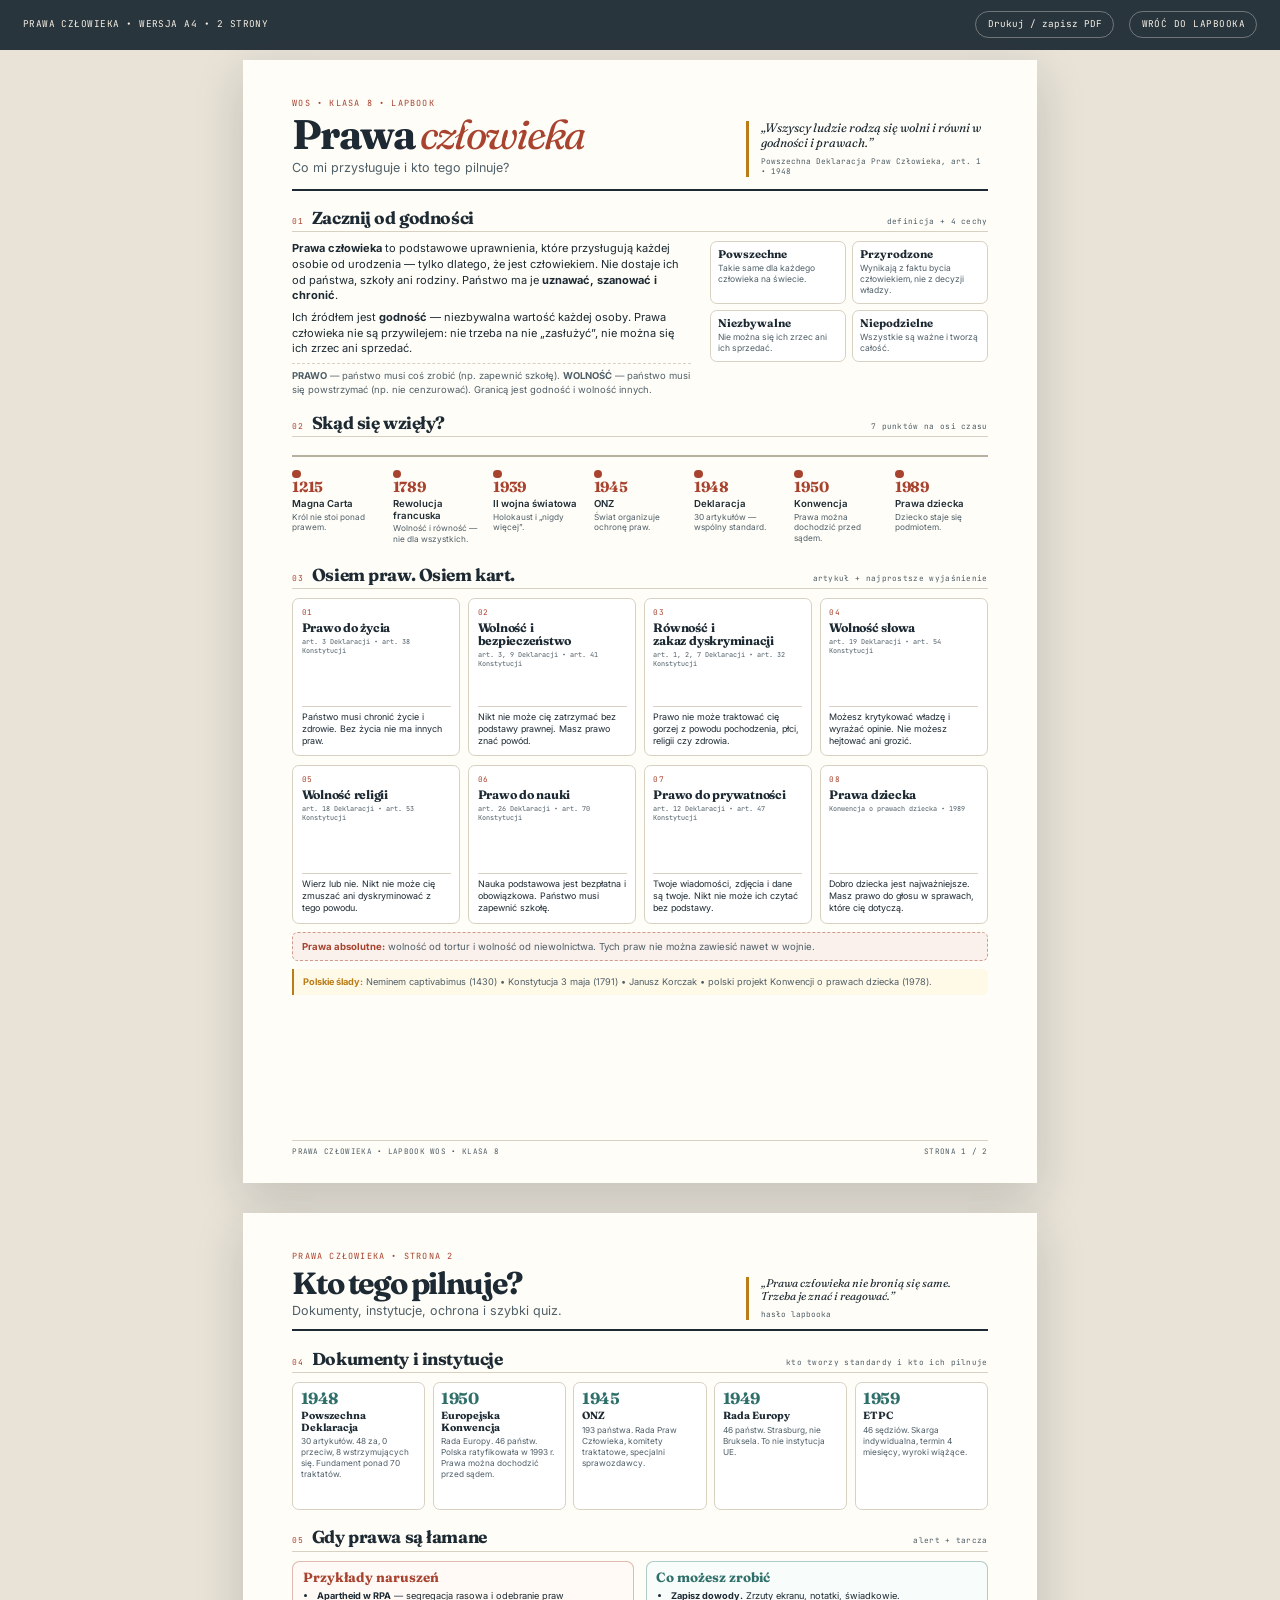
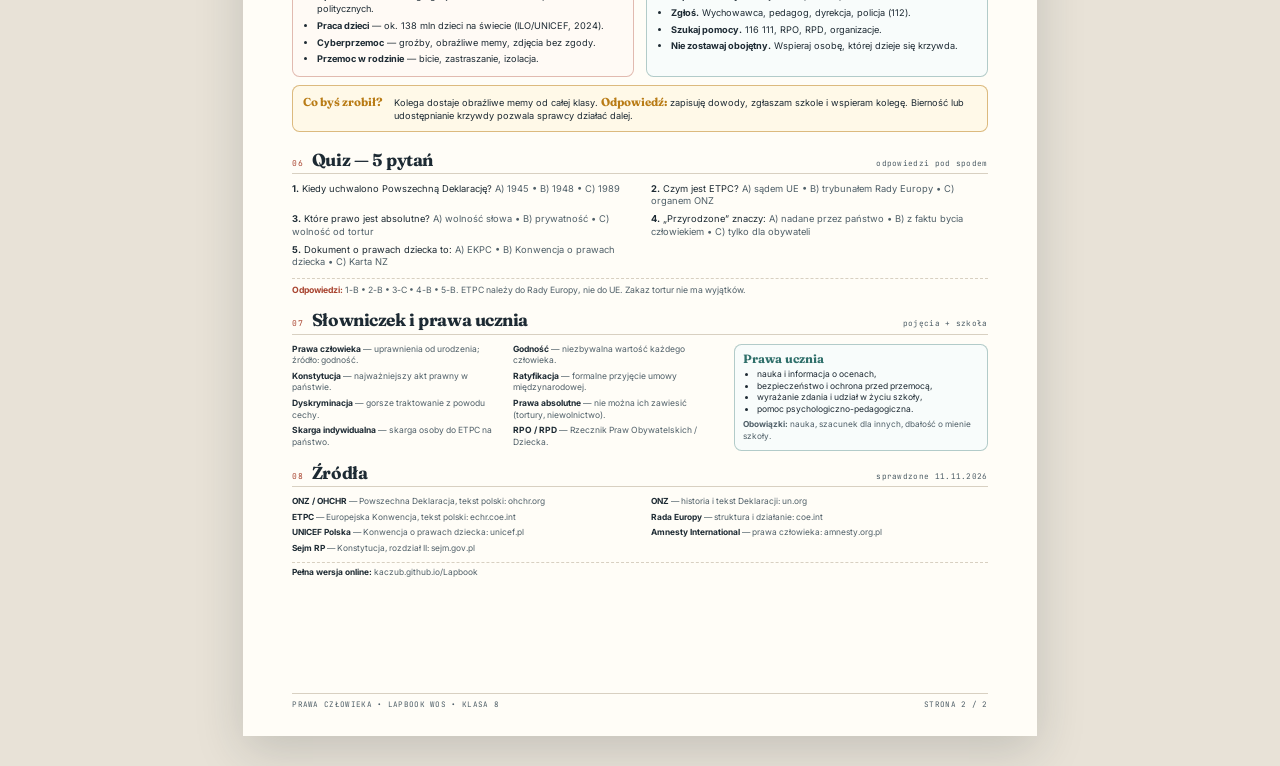
<file: a4.html>
<!doctype html>
<html lang="pl">
<head>
  <meta charset="utf-8">
  <meta name="viewport" content="width=device-width, initial-scale=1">
  <title>Prawa człowieka — wersja A4</title>
  <meta name="description" content="Dwustronna karta A4 o prawach człowieka: definicja, historia, 8 praw, instytucje, ochrona, quiz i źródła.">
  <link rel="icon" href="favicon.svg" type="image/svg+xml">
  <link rel="preconnect" href="https://fonts.googleapis.com">
  <link rel="preconnect" href="https://fonts.gstatic.com" crossorigin>
  <link href="https://fonts.googleapis.com/css2?family=Fraunces:ital,opsz,wght@0,9..144,400;0,9..144,600;0,9..144,700;0,9..144,900;1,9..144,400;1,9..144,600&family=Inter:wght@400;500;600;700&family=JetBrains+Mono:wght@400;600&display=swap" rel="stylesheet">
  <link rel="stylesheet" href="a4.css">
</head>
<body>
  <div class="toolbar no-print">
    <span>Prawa człowieka • wersja A4 • 2 strony</span>
    <div class="toolbar-actions">
      <button type="button" onclick="window.print()">Drukuj / zapisz PDF</button>
      <a href="./">Wróć do lapbooka</a>
    </div>
  </div>

  <!-- ================= STRONA 1 ================= -->
  <section class="page page-1">
    <header class="doc-header">
      <div class="doc-title">
        <p class="eyebrow">WOS • klasa 8 • lapbook</p>
        <h1>Prawa <em>człowieka</em></h1>
        <p class="subtitle">Co mi przysługuje i kto tego pilnuje?</p>
      </div>
      <div class="motto-box">
        „Wszyscy ludzie rodzą się wolni i równi w godności i prawach.”
        <small>Powszechna Deklaracja Praw Człowieka, art. 1 • 1948</small>
      </div>
    </header>

    <section class="section">
      <div class="section-title">
        <span class="num">01</span>
        <h2>Zacznij od godności</h2>
        <span class="hint">definicja + 4 cechy</span>
      </div>
      <div class="intro-grid">
        <div class="intro-text">
          <p><strong>Prawa człowieka</strong> to podstawowe uprawnienia, które przysługują każdej osobie od urodzenia — tylko dlatego, że jest człowiekiem. Nie dostaje ich od państwa, szkoły ani rodziny. Państwo ma je <strong>uznawać, szanować i chronić</strong>.</p>
          <p>Ich źródłem jest <strong>godność</strong> — niezbywalna wartość każdej osoby. Prawa człowieka nie są przywilejem: nie trzeba na nie „zasłużyć”, nie można się ich zrzec ani sprzedać.</p>
          <p class="small"><strong>PRAWO</strong> — państwo musi coś zrobić (np. zapewnić szkołę). <strong>WOLNOŚĆ</strong> — państwo musi się powstrzymać (np. nie cenzurować). Granicą jest godność i wolność innych.</p>
        </div>
        <div class="features">
          <div class="feature"><strong>Powszechne</strong><span>Takie same dla każdego człowieka na świecie.</span></div>
          <div class="feature"><strong>Przyrodzone</strong><span>Wynikają z faktu bycia człowiekiem, nie z decyzji władzy.</span></div>
          <div class="feature"><strong>Niezbywalne</strong><span>Nie można się ich zrzec ani ich sprzedać.</span></div>
          <div class="feature"><strong>Niepodzielne</strong><span>Wszystkie są ważne i tworzą całość.</span></div>
        </div>
      </div>
    </section>

    <section class="section">
      <div class="section-title">
        <span class="num">02</span>
        <h2>Skąd się wzięły?</h2>
        <span class="hint">7 punktów na osi czasu</span>
      </div>
      <div class="timeline">
        <div class="timeline-item"><span class="timeline-year">1215</span><span class="timeline-title">Magna Carta</span><span class="timeline-desc">Król nie stoi ponad prawem.</span></div>
        <div class="timeline-item"><span class="timeline-year">1789</span><span class="timeline-title">Rewolucja francuska</span><span class="timeline-desc">Wolność i równość — nie dla wszystkich.</span></div>
        <div class="timeline-item"><span class="timeline-year">1939</span><span class="timeline-title">II wojna światowa</span><span class="timeline-desc">Holokaust i „nigdy więcej”.</span></div>
        <div class="timeline-item"><span class="timeline-year">1945</span><span class="timeline-title">ONZ</span><span class="timeline-desc">Świat organizuje ochronę praw.</span></div>
        <div class="timeline-item"><span class="timeline-year">1948</span><span class="timeline-title">Deklaracja</span><span class="timeline-desc">30 artykułów — wspólny standard.</span></div>
        <div class="timeline-item"><span class="timeline-year">1950</span><span class="timeline-title">Konwencja</span><span class="timeline-desc">Prawa można dochodzić przed sądem.</span></div>
        <div class="timeline-item"><span class="timeline-year">1989</span><span class="timeline-title">Prawa dziecka</span><span class="timeline-desc">Dziecko staje się podmiotem.</span></div>
      </div>
    </section>

    <section class="section section-rights">
      <div class="section-title">
        <span class="num">03</span>
        <h2>Osiem praw. Osiem kart.</h2>
        <span class="hint">artykuł + najprostsze wyjaśnienie</span>
      </div>
      <div class="rights-grid">
        <article class="right-card">
          <span class="n">01</span>
          <h3>Prawo do życia</h3>
          <span class="art">art. 3 Deklaracji • art. 38 Konstytucji</span>
          <p>Państwo musi chronić życie i zdrowie. Bez życia nie ma innych praw.</p>
        </article>
        <article class="right-card">
          <span class="n">02</span>
          <h3>Wolność i bezpieczeństwo</h3>
          <span class="art">art. 3, 9 Deklaracji • art. 41 Konstytucji</span>
          <p>Nikt nie może cię zatrzymać bez podstawy prawnej. Masz prawo znać powód.</p>
        </article>
        <article class="right-card">
          <span class="n">03</span>
          <h3>Równość i zakaz dyskryminacji</h3>
          <span class="art">art. 1, 2, 7 Deklaracji • art. 32 Konstytucji</span>
          <p>Prawo nie może traktować cię gorzej z powodu pochodzenia, płci, religii czy zdrowia.</p>
        </article>
        <article class="right-card">
          <span class="n">04</span>
          <h3>Wolność słowa</h3>
          <span class="art">art. 19 Deklaracji • art. 54 Konstytucji</span>
          <p>Możesz krytykować władzę i wyrażać opinie. Nie możesz hejtować ani grozić.</p>
        </article>
        <article class="right-card">
          <span class="n">05</span>
          <h3>Wolność religii</h3>
          <span class="art">art. 18 Deklaracji • art. 53 Konstytucji</span>
          <p>Wierz lub nie. Nikt nie może cię zmuszać ani dyskryminować z tego powodu.</p>
        </article>
        <article class="right-card">
          <span class="n">06</span>
          <h3>Prawo do nauki</h3>
          <span class="art">art. 26 Deklaracji • art. 70 Konstytucji</span>
          <p>Nauka podstawowa jest bezpłatna i obowiązkowa. Państwo musi zapewnić szkołę.</p>
        </article>
        <article class="right-card">
          <span class="n">07</span>
          <h3>Prawo do prywatności</h3>
          <span class="art">art. 12 Deklaracji • art. 47 Konstytucji</span>
          <p>Twoje wiadomości, zdjęcia i dane są twoje. Nikt nie może ich czytać bez podstawy.</p>
        </article>
        <article class="right-card">
          <span class="n">08</span>
          <h3>Prawa dziecka</h3>
          <span class="art">Konwencja o prawach dziecka • 1989</span>
          <p>Dobro dziecka jest najważniejsze. Masz prawo do głosu w sprawach, które cię dotyczą.</p>
        </article>
      </div>
      <p class="absolute-note"><strong>Prawa absolutne:</strong> wolność od tortur i wolność od niewolnictwa. Tych praw nie można zawiesić nawet w wojnie.</p>
      <p class="polish-strip"><strong>Polskie ślady:</strong> Neminem captivabimus (1430) • Konstytucja 3 maja (1791) • Janusz Korczak • polski projekt Konwencji o prawach dziecka (1978).</p>
    </section>

    <footer class="doc-footer">
      <span>Prawa człowieka • lapbook WOS • klasa 8</span>
      <span>strona 1 / 2</span>
    </footer>
  </section>

  <!-- ================= STRONA 2 ================= -->
  <section class="page page-2">
    <header class="doc-header doc-header-small">
      <div class="doc-title">
        <p class="eyebrow">Prawa człowieka • strona 2</p>
        <h1 class="h1-small">Kto tego pilnuje?</h1>
        <p class="subtitle">Dokumenty, instytucje, ochrona i szybki quiz.</p>
      </div>
      <div class="motto-box motto-box-small">
        „Prawa człowieka nie bronią się same. Trzeba je znać i reagować.”
        <small>hasło lapbooka</small>
      </div>
    </header>

    <section class="section">
      <div class="section-title">
        <span class="num">04</span>
        <h2>Dokumenty i instytucje</h2>
        <span class="hint">kto tworzy standardy i kto ich pilnuje</span>
      </div>
      <div class="inst-grid">
        <article class="inst">
          <span class="year">1948</span>
          <h3>Powszechna Deklaracja</h3>
          <p>30 artykułów. 48 za, 0 przeciw, 8 wstrzymujących się. Fundament ponad 70 traktatów.</p>
        </article>
        <article class="inst">
          <span class="year">1950</span>
          <h3>Europejska Konwencja</h3>
          <p>Rada Europy. 46 państw. Polska ratyfikowała w 1993 r. Prawa można dochodzić przed sądem.</p>
        </article>
        <article class="inst">
          <span class="year">1945</span>
          <h3>ONZ</h3>
          <p>193 państwa. Rada Praw Człowieka, komitety traktatowe, specjalni sprawozdawcy.</p>
        </article>
        <article class="inst">
          <span class="year">1949</span>
          <h3>Rada Europy</h3>
          <p>46 państw. Strasburg, nie Bruksela. To nie instytucja UE.</p>
        </article>
        <article class="inst">
          <span class="year">1959</span>
          <h3>ETPC</h3>
          <p>46 sędziów. Skarga indywidualna, termin 4 miesięcy, wyroki wiążące.</p>
        </article>
      </div>
    </section>

    <section class="section">
      <div class="section-title">
        <span class="num">05</span>
        <h2>Gdy prawa są łamane</h2>
        <span class="hint">alert + tarcza</span>
      </div>
      <div class="two-col">
        <div class="box box-alert">
          <h3>Przykłady naruszeń</h3>
          <ul>
            <li><strong>Apartheid w RPA</strong> — segregacja rasowa i odebranie praw politycznych.</li>
            <li><strong>Praca dzieci</strong> — ok. 138 mln dzieci na świecie (ILO/UNICEF, 2024).</li>
            <li><strong>Cyberprzemoc</strong> — groźby, obraźliwe memy, zdjęcia bez zgody.</li>
            <li><strong>Przemoc w rodzinie</strong> — bicie, zastraszanie, izolacja.</li>
          </ul>
        </div>
        <div class="box box-shield">
          <h3>Co możesz zrobić</h3>
          <ul>
            <li><strong>Zapisz dowody.</strong> Zrzuty ekranu, notatki, świadkowie.</li>
            <li><strong>Zgłoś.</strong> Wychowawca, pedagog, dyrekcja, policja (112).</li>
            <li><strong>Szukaj pomocy.</strong> 116 111, RPO, RPD, organizacje.</li>
            <li><strong>Nie zostawaj obojętny.</strong> Wspieraj osobę, której dzieje się krzywda.</li>
          </ul>
        </div>
      </div>
      <div class="scenario">
        <strong>Co byś zrobił?</strong>
        <p>Kolega dostaje obraźliwe memy od całej klasy. <strong>Odpowiedź:</strong> zapisuję dowody, zgłaszam szkole i wspieram kolegę. Bierność lub udostępnianie krzywdy pozwala sprawcy działać dalej.</p>
      </div>
    </section>

    <section class="section">
      <div class="section-title">
        <span class="num">06</span>
        <h2>Quiz — 5 pytań</h2>
        <span class="hint">odpowiedzi pod spodem</span>
      </div>
      <div class="quiz-grid">
        <div class="quiz-item"><strong>1.</strong> Kiedy uchwalono Powszechną Deklarację? <span>A) 1945 • B) 1948 • C) 1989</span></div>
        <div class="quiz-item"><strong>2.</strong> Czym jest ETPC? <span>A) sądem UE • B) trybunałem Rady Europy • C) organem ONZ</span></div>
        <div class="quiz-item"><strong>3.</strong> Które prawo jest absolutne? <span>A) wolność słowa • B) prywatność • C) wolność od tortur</span></div>
        <div class="quiz-item"><strong>4.</strong> „Przyrodzone” znaczy: <span>A) nadane przez państwo • B) z faktu bycia człowiekiem • C) tylko dla obywateli</span></div>
        <div class="quiz-item"><strong>5.</strong> Dokument o prawach dziecka to: <span>A) EKPC • B) Konwencja o prawach dziecka • C) Karta NZ</span></div>
      </div>
      <p class="answers"><strong>Odpowiedzi:</strong> 1-B • 2-B • 3-C • 4-B • 5-B. ETPC należy do Rady Europy, nie do UE. Zakaz tortur nie ma wyjątków.</p>
    </section>

    <section class="section section-glossary">
      <div class="section-title">
        <span class="num">07</span>
        <h2>Słowniczek i prawa ucznia</h2>
        <span class="hint">pojęcia + szkoła</span>
      </div>
      <div class="glossary-grid">
        <div class="glossary">
          <div><strong>Prawa człowieka</strong> — uprawnienia od urodzenia; źródło: godność.</div>
          <div><strong>Godność</strong> — niezbywalna wartość każdego człowieka.</div>
          <div><strong>Konstytucja</strong> — najważniejszy akt prawny w państwie.</div>
          <div><strong>Ratyfikacja</strong> — formalne przyjęcie umowy międzynarodowej.</div>
          <div><strong>Dyskryminacja</strong> — gorsze traktowanie z powodu cechy.</div>
          <div><strong>Prawa absolutne</strong> — nie można ich zawiesić (tortury, niewolnictwo).</div>
          <div><strong>Skarga indywidualna</strong> — skarga osoby do ETPC na państwo.</div>
          <div><strong>RPO / RPD</strong> — Rzecznik Praw Obywatelskich / Dziecka.</div>
        </div>
        <div class="student-box">
          <h3>Prawa ucznia</h3>
          <ul>
            <li>nauka i informacja o ocenach,</li>
            <li>bezpieczeństwo i ochrona przed przemocą,</li>
            <li>wyrażanie zdania i udział w życiu szkoły,</li>
            <li>pomoc psychologiczno-pedagogiczna.</li>
          </ul>
          <p><strong>Obowiązki:</strong> nauka, szacunek dla innych, dbałość o mienie szkoły.</p>
        </div>
      </div>
    </section>

    <section class="section section-sources">
      <div class="section-title">
        <span class="num">08</span>
        <h2>Źródła</h2>
        <span class="hint">sprawdzone 11.11.2026</span>
      </div>
      <div class="sources">
        <div><strong>ONZ / OHCHR</strong> — Powszechna Deklaracja, tekst polski: ohchr.org</div>
        <div><strong>ONZ</strong> — historia i tekst Deklaracji: un.org</div>
        <div><strong>ETPC</strong> — Europejska Konwencja, tekst polski: echr.coe.int</div>
        <div><strong>Rada Europy</strong> — struktura i działanie: coe.int</div>
        <div><strong>UNICEF Polska</strong> — Konwencja o prawach dziecka: unicef.pl</div>
        <div><strong>Amnesty International</strong> — prawa człowieka: amnesty.org.pl</div>
        <div><strong>Sejm RP</strong> — Konstytucja, rozdział II: sejm.gov.pl</div>
        <div class="sources-online"><strong>Pełna wersja online:</strong> kaczub.github.io/Lapbook</div>
      </div>
    </section>

    <footer class="doc-footer">
      <span>Prawa człowieka • lapbook WOS • klasa 8</span>
      <span>strona 2 / 2</span>
    </footer>
  </section>
</body>
</html>
</file>
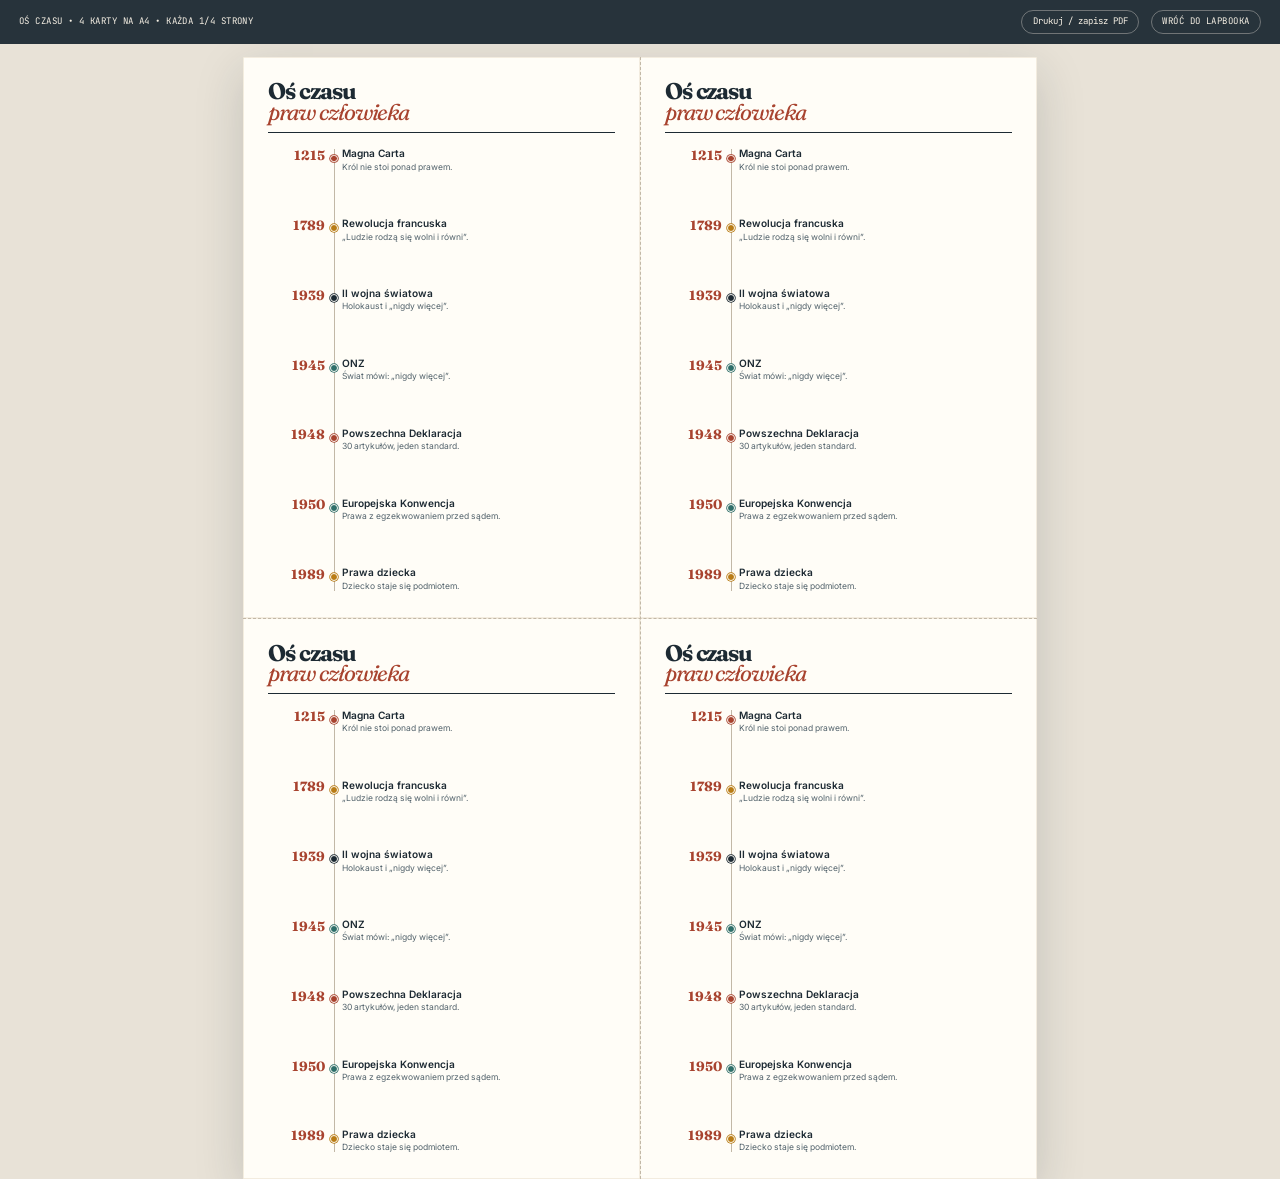
<file: timeline-a4.html>
<!doctype html>
<html lang="pl">
<head>
  <meta charset="utf-8">
  <meta name="viewport" content="width=device-width, initial-scale=1">
  <title>Oś czasu praw człowieka — karta A4 (4 × 1/4)</title>
  <meta name="description" content="Cztery karty z osią czasu praw człowieka na jednej kartce A4. Każda karta to 1/4 strony A4 — do wydruku i rozcięcia.">
  <link rel="icon" href="favicon.svg" type="image/svg+xml">
  <link rel="preconnect" href="https://fonts.googleapis.com">
  <link rel="preconnect" href="https://fonts.gstatic.com" crossorigin>
  <link href="https://fonts.googleapis.com/css2?family=Fraunces:ital,opsz,wght@0,9..144,400;0,9..144,600;0,9..144,700;0,9..144,900;1,9..144,400;1,9..144,600&family=Inter:wght@400;500;600;700&family=JetBrains+Mono:wght@400;600&display=swap" rel="stylesheet">
  <link rel="stylesheet" href="timeline-a4.css">
</head>
<body>
  <div class="toolbar no-print">
    <span>Oś czasu • 4 karty na A4 • każda 1/4 strony</span>
    <div class="toolbar-actions">
      <button type="button" onclick="window.print()">Drukuj / zapisz PDF</button>
      <a href="./">Wróć do lapbooka</a>
    </div>
  </div>

  <main class="sheet">
    <!-- KARTA 1 -->
    <article class="card">
      <header class="card-head">
        <h1>Oś czasu<br><em>praw człowieka</em></h1>
      </header>

      <div class="timeline">
        <div class="item"><span class="year">1215</span><div class="item-body"><h2>Magna Carta</h2><p>Król nie stoi ponad prawem.</p></div></div>
        <div class="item"><span class="year">1789</span><div class="item-body"><h2>Rewolucja francuska</h2><p>„Ludzie rodzą się wolni i równi”.</p></div></div>
        <div class="item"><span class="year">1939</span><div class="item-body"><h2>II wojna światowa</h2><p>Holokaust i „nigdy więcej”.</p></div></div>
        <div class="item"><span class="year">1945</span><div class="item-body"><h2>ONZ</h2><p>Świat mówi: „nigdy więcej”.</p></div></div>
        <div class="item"><span class="year">1948</span><div class="item-body"><h2>Powszechna Deklaracja</h2><p>30 artykułów, jeden standard.</p></div></div>
        <div class="item"><span class="year">1950</span><div class="item-body"><h2>Europejska Konwencja</h2><p>Prawa z egzekwowaniem przed sądem.</p></div></div>
        <div class="item"><span class="year">1989</span><div class="item-body"><h2>Prawa dziecka</h2><p>Dziecko staje się podmiotem.</p></div></div>
      </div>

    </article>

    <!-- KARTA 2 -->
    <article class="card">
      <header class="card-head">
        <h1>Oś czasu<br><em>praw człowieka</em></h1>
      </header>

      <div class="timeline">
        <div class="item"><span class="year">1215</span><div class="item-body"><h2>Magna Carta</h2><p>Król nie stoi ponad prawem.</p></div></div>
        <div class="item"><span class="year">1789</span><div class="item-body"><h2>Rewolucja francuska</h2><p>„Ludzie rodzą się wolni i równi”.</p></div></div>
        <div class="item"><span class="year">1939</span><div class="item-body"><h2>II wojna światowa</h2><p>Holokaust i „nigdy więcej”.</p></div></div>
        <div class="item"><span class="year">1945</span><div class="item-body"><h2>ONZ</h2><p>Świat mówi: „nigdy więcej”.</p></div></div>
        <div class="item"><span class="year">1948</span><div class="item-body"><h2>Powszechna Deklaracja</h2><p>30 artykułów, jeden standard.</p></div></div>
        <div class="item"><span class="year">1950</span><div class="item-body"><h2>Europejska Konwencja</h2><p>Prawa z egzekwowaniem przed sądem.</p></div></div>
        <div class="item"><span class="year">1989</span><div class="item-body"><h2>Prawa dziecka</h2><p>Dziecko staje się podmiotem.</p></div></div>
      </div>

    </article>

    <!-- KARTA 3 -->
    <article class="card">
      <header class="card-head">
        <h1>Oś czasu<br><em>praw człowieka</em></h1>
      </header>

      <div class="timeline">
        <div class="item"><span class="year">1215</span><div class="item-body"><h2>Magna Carta</h2><p>Król nie stoi ponad prawem.</p></div></div>
        <div class="item"><span class="year">1789</span><div class="item-body"><h2>Rewolucja francuska</h2><p>„Ludzie rodzą się wolni i równi”.</p></div></div>
        <div class="item"><span class="year">1939</span><div class="item-body"><h2>II wojna światowa</h2><p>Holokaust i „nigdy więcej”.</p></div></div>
        <div class="item"><span class="year">1945</span><div class="item-body"><h2>ONZ</h2><p>Świat mówi: „nigdy więcej”.</p></div></div>
        <div class="item"><span class="year">1948</span><div class="item-body"><h2>Powszechna Deklaracja</h2><p>30 artykułów, jeden standard.</p></div></div>
        <div class="item"><span class="year">1950</span><div class="item-body"><h2>Europejska Konwencja</h2><p>Prawa z egzekwowaniem przed sądem.</p></div></div>
        <div class="item"><span class="year">1989</span><div class="item-body"><h2>Prawa dziecka</h2><p>Dziecko staje się podmiotem.</p></div></div>
      </div>

    </article>

    <!-- KARTA 4 -->
    <article class="card">
      <header class="card-head">
        <h1>Oś czasu<br><em>praw człowieka</em></h1>
      </header>

      <div class="timeline">
        <div class="item"><span class="year">1215</span><div class="item-body"><h2>Magna Carta</h2><p>Król nie stoi ponad prawem.</p></div></div>
        <div class="item"><span class="year">1789</span><div class="item-body"><h2>Rewolucja francuska</h2><p>„Ludzie rodzą się wolni i równi”.</p></div></div>
        <div class="item"><span class="year">1939</span><div class="item-body"><h2>II wojna światowa</h2><p>Holokaust i „nigdy więcej”.</p></div></div>
        <div class="item"><span class="year">1945</span><div class="item-body"><h2>ONZ</h2><p>Świat mówi: „nigdy więcej”.</p></div></div>
        <div class="item"><span class="year">1948</span><div class="item-body"><h2>Powszechna Deklaracja</h2><p>30 artykułów, jeden standard.</p></div></div>
        <div class="item"><span class="year">1950</span><div class="item-body"><h2>Europejska Konwencja</h2><p>Prawa z egzekwowaniem przed sądem.</p></div></div>
        <div class="item"><span class="year">1989</span><div class="item-body"><h2>Prawa dziecka</h2><p>Dziecko staje się podmiotem.</p></div></div>
      </div>

    </article>
  </main>
</body>
</html>
</file>
<file: styles.css>
/* =========================================================
   PRAWA CZŁOWIEKA — interaktywny lapbook
   Autorski arkusz stylów. Bez frameworków.
   ========================================================= */

:root {
  --paper: #f6f0e4;
  --paper-2: #fbf7ef;
  --paper-3: #efe6d6;
  --ink: #1d2a33;
  --ink-2: #263842;
  --ink-soft: #53636c;
  --terracotta: #c4553b;
  --terracotta-text: #a8432f;
  --terracotta-soft: #f3e3dd;
  --teal: #2f7d78;
  --teal-soft: #e4efec;
  --mustard: #e0a526;
  --blue: #3e6485;
  --line: rgba(29, 42, 51, 0.14);
  --line-light: rgba(246, 240, 228, 0.16);
  --good: #2f7d4f;
  --bad: #b23a3a;
  --footer-muted: #8b908d;
  --shadow-sm: 0 2px 8px rgba(29, 42, 51, 0.06);
  --shadow-md: 0 14px 34px rgba(29, 42, 51, 0.10);
  --shadow-lg: 0 28px 70px rgba(10, 18, 22, 0.28);
  --radius: 18px;
  --radius-lg: 26px;
  --max: 1180px;
  --header-h: 76px;
  --font-display: "Fraunces", Georgia, "Times New Roman", serif;
  --font-body: "Inter", -apple-system, BlinkMacSystemFont, "Segoe UI", sans-serif;
  --font-mono: "JetBrains Mono", "SFMono-Regular", Consolas, monospace;
}

*,
*::before,
*::after {
  box-sizing: border-box;
}

html {
  scroll-behavior: smooth;
  scroll-padding-top: calc(var(--header-h) + 24px);
}

body {
  margin: 0;
  font-family: var(--font-body);
  font-size: 16px;
  line-height: 1.65;
  color: var(--ink);
  background: var(--paper);
  -webkit-font-smoothing: antialiased;
  text-rendering: optimizeLegibility;
  overflow-x: hidden;
}

body::before {
  content: "";
  position: fixed;
  inset: 0;
  z-index: 9999;
  pointer-events: none;
  opacity: 0.045;
  mix-blend-mode: multiply;
  background-image: url("data:image/svg+xml,%3Csvg xmlns='http://www.w3.org/2000/svg' width='140' height='140'%3E%3Cfilter id='n'%3E%3CfeTurbulence type='fractalNoise' baseFrequency='.85' numOctaves='2' stitchTiles='stitch'/%3E%3C/filter%3E%3Crect width='140' height='140' filter='url(%23n)' opacity='.55'/%3E%3C/svg%3E");
}

img,
svg {
  display: block;
  max-width: 100%;
}

button {
  font: inherit;
  color: inherit;
}

a {
  color: inherit;
  text-decoration: none;
}

h1,
h2,
h3,
p {
  margin-top: 0;
}

h1,
h2,
h3 {
  text-wrap: balance;
}

::selection {
  background: var(--mustard);
  color: var(--ink);
}

[hidden] {
  display: none !important;
}

.icon {
  width: 1.2em;
  height: 1.2em;
  fill: none;
  stroke: currentColor;
  stroke-width: 1.8;
  stroke-linecap: round;
  stroke-linejoin: round;
  flex: 0 0 auto;
}

.icon-sprite {
  position: absolute;
  width: 0;
  height: 0;
  overflow: hidden;
}

/* ---------- pasek postępu ---------- */

.scroll-progress {
  position: fixed;
  top: 0;
  left: 0;
  width: 100%;
  height: 3px;
  background: var(--terracotta);
  transform: scaleX(0);
  transform-origin: 0 50%;
  z-index: 100;
  pointer-events: none;
}

/* ---------- nagłówek ---------- */

.site-header {
  position: fixed;
  top: 0;
  left: 0;
  right: 0;
  z-index: 60;
  display: flex;
  align-items: center;
  justify-content: space-between;
  gap: 1.25rem;
  padding: 1rem clamp(1rem, 4vw, 3rem);
  color: var(--paper);
  transition: background 0.3s ease, padding 0.3s ease, border-color 0.3s ease, backdrop-filter 0.3s ease;
  border-bottom: 1px solid transparent;
}

.site-header.is-scrolled {
  background: rgba(24, 35, 42, 0.9);
  -webkit-backdrop-filter: blur(16px);
  backdrop-filter: blur(16px);
  padding-top: 0.65rem;
  padding-bottom: 0.65rem;
  border-bottom-color: var(--line-light);
}

.brand {
  display: inline-flex;
  align-items: center;
  flex: 0 0 auto;
}

.brand-text {
  font-family: var(--font-display);
  font-size: 1rem;
  letter-spacing: -0.01em;
  white-space: nowrap;
}

.site-nav {
  display: flex;
  align-items: center;
  gap: clamp(0.7rem, 1.6vw, 1.5rem);
  min-width: 0;
  overflow-x: auto;
  scrollbar-width: none;
  -ms-overflow-style: none;
  font-family: var(--font-mono);
  font-size: 0.66rem;
  letter-spacing: 0.1em;
  text-transform: uppercase;
}

.site-nav::-webkit-scrollbar {
  display: none;
}

.site-nav a {
  position: relative;
  padding: 0.35rem 0;
  white-space: nowrap;
  color: rgba(246, 240, 228, 0.72);
  transition: color 0.2s ease;
}

.site-nav a::after {
  content: "";
  position: absolute;
  left: 0;
  right: 0;
  bottom: 0;
  height: 1px;
  background: var(--mustard);
  transform: scaleX(0);
  transform-origin: 0 50%;
  transition: transform 0.25s ease;
}

.site-nav a:hover,
.site-nav a.is-active {
  color: var(--paper);
}

.site-nav a:hover::after,
.site-nav a.is-active::after {
  transform: scaleX(1);
}

/* ---------- hero ---------- */

.hero {
  position: relative;
  min-height: 100svh;
  display: flex;
  flex-direction: column;
  justify-content: center;
  padding: clamp(7rem, 14vh, 10rem) clamp(1.25rem, 5vw, 4rem) 0;
  color: var(--paper);
  background:
    radial-gradient(1000px 560px at 82% 18%, rgba(196, 85, 59, 0.22), transparent 62%),
    radial-gradient(900px 520px at 8% 82%, rgba(47, 125, 120, 0.20), transparent 62%),
    linear-gradient(160deg, #18232a 0%, #1d2a33 55%, #22343d 100%);
  overflow: hidden;
}

.hero::before {
  content: "";
  position: absolute;
  inset: 0;
  pointer-events: none;
  background-image:
    linear-gradient(rgba(246, 240, 228, 0.035) 1px, transparent 1px),
    linear-gradient(90deg, rgba(246, 240, 228, 0.035) 1px, transparent 1px);
  background-size: 72px 72px;
  mask-image: radial-gradient(circle at 50% 40%, #000 0%, transparent 72%);
  -webkit-mask-image: radial-gradient(circle at 50% 40%, #000 0%, transparent 72%);
}

.hero-inner {
  position: relative;
  z-index: 1;
  width: min(var(--max), 100%);
  margin: 0 auto;
  display: grid;
  grid-template-columns: minmax(0, 1.12fr) minmax(280px, 0.88fr);
  gap: clamp(2rem, 6vw, 5rem);
  align-items: center;
}

.hero-copy {
  min-width: 0;
  animation: rise 0.8s cubic-bezier(0.2, 0.7, 0.2, 1) both;
}

.eyebrow {
  display: flex;
  align-items: center;
  gap: 0.7rem;
  margin-bottom: 1.5rem;
  font-family: var(--font-mono);
  font-size: 0.68rem;
  letter-spacing: 0.16em;
  text-transform: uppercase;
  color: var(--mustard);
}

.eyebrow::before {
  content: "";
  width: 34px;
  height: 1px;
  background: currentColor;
  opacity: 0.7;
}

.hero h1 {
  margin: 0 0 1.4rem;
  font-family: var(--font-display);
  font-size: clamp(4rem, 11.5vw, 8.8rem);
  font-weight: 700;
  line-height: 0.84;
  letter-spacing: -0.055em;
}

.hero h1 em {
  display: inline-block;
  font-weight: 400;
  font-style: italic;
  color: var(--terracotta);
  transform: translateX(clamp(0.4rem, 2vw, 1.8rem));
}

.hero-lead {
  max-width: 38ch;
  margin-bottom: 1.8rem;
  font-size: clamp(1rem, 1.4vw, 1.15rem);
  line-height: 1.55;
  color: rgba(246, 240, 228, 0.78);
}

.hero-actions {
  display: flex;
  flex-wrap: wrap;
  gap: 0.75rem;
  align-items: center;
}

.btn {
  display: inline-flex;
  align-items: center;
  justify-content: center;
  gap: 0.55rem;
  min-height: 46px;
  padding: 0.7rem 1.15rem;
  border: 1px solid transparent;
  border-radius: 999px;
  font-family: var(--font-mono);
  font-size: 0.68rem;
  letter-spacing: 0.1em;
  text-transform: uppercase;
  cursor: pointer;
  transition: transform 0.2s ease, background 0.2s ease, color 0.2s ease, border-color 0.2s ease, box-shadow 0.2s ease;
}

.btn:hover {
  transform: translateY(-2px);
}

.btn-primary {
  background: var(--terracotta);
  border-color: var(--terracotta);
  color: #fff8ee;
  box-shadow: 0 10px 24px rgba(196, 85, 59, 0.26);
}

.btn-primary:hover {
  background: #d06247;
  border-color: #d06247;
}

.btn-ghost {
  background: transparent;
  border-color: rgba(246, 240, 228, 0.3);
  color: rgba(246, 240, 228, 0.85);
}

.btn-ghost:hover {
  background: rgba(246, 240, 228, 0.08);
  border-color: rgba(246, 240, 228, 0.55);
}

.hero-note {
  margin: 1.6rem 0 0;
  font-family: var(--font-mono);
  font-size: 0.64rem;
  letter-spacing: 0.06em;
  color: rgba(246, 240, 228, 0.6);
}

/* ---------- folder ---------- */

.hero-visual {
  position: relative;
  display: grid;
  place-items: center;
  min-height: 420px;
  animation: rise 0.9s 0.15s cubic-bezier(0.2, 0.7, 0.2, 1) both;
}

.folder {
  position: relative;
  width: min(330px, 82%);
  aspect-ratio: 0.86;
  transform: rotate(-4deg);
  transition: transform 0.5s cubic-bezier(0.2, 0.7, 0.2, 1);
  filter: drop-shadow(0 34px 42px rgba(5, 10, 13, 0.36));
}

.hero-visual:hover .folder {
  transform: rotate(0deg) translateY(-6px);
}

.folder::before {
  content: "";
  position: absolute;
  top: 21%;
  left: 3%;
  width: 44%;
  height: 9%;
  border-radius: 12px 12px 0 0;
  background: linear-gradient(150deg, #d99b2e, #b97724);
}

.folder-paper {
  position: absolute;
  top: 1%;
  left: 7%;
  right: 7%;
  height: 80%;
  z-index: 0;
  padding: 1.15rem;
  border-radius: 7px;
  background: var(--paper-2);
  color: var(--ink);
  box-shadow: 0 10px 24px rgba(5, 10, 13, 0.22);
  transform: rotate(2.5deg);
  transition: transform 0.5s cubic-bezier(0.2, 0.7, 0.2, 1);
  overflow: hidden;
}

.hero-visual:hover .folder-paper {
  transform: translateY(-7%) rotate(1.5deg);
}

.paper-kicker {
  display: block;
  font-family: var(--font-mono);
  font-size: 0.55rem;
  letter-spacing: 0.12em;
  text-transform: uppercase;
  color: var(--terracotta-text);
}

.folder-paper strong {
  display: block;
  margin-top: 0.35rem;
  font-family: var(--font-display);
  font-size: clamp(3.2rem, 6.5vw, 4.4rem);
  line-height: 0.8;
  letter-spacing: -0.06em;
  color: var(--ink);
}

.paper-sub {
  display: block;
  font-family: var(--font-mono);
  font-size: 0.68rem;
  letter-spacing: 0.08em;
  text-transform: uppercase;
  color: var(--ink-soft);
}

.paper-lines {
  height: 1px;
  margin-top: 1.1rem;
  background: var(--line);
  box-shadow: 0 10px 0 var(--line), 0 20px 0 var(--line), 0 30px 0 var(--line);
}

.folder-front {
  position: absolute;
  inset: 30% 0 0;
  z-index: 2;
  display: flex;
  flex-direction: column;
  justify-content: space-between;
  padding: 1.15rem;
  border-radius: 12px 12px 18px 18px;
  background:
    linear-gradient(150deg, rgba(255, 255, 255, 0.24), transparent 34%),
    linear-gradient(150deg, #e0a526 0%, #cf8b2b 58%, #b97222 100%);
  color: #2a1b06;
  box-shadow:
    inset 0 1px 0 rgba(255, 255, 255, 0.42),
    inset 0 -20px 40px rgba(94, 52, 5, 0.16);
}

.folder-tag {
  align-self: flex-start;
  padding: 0.28rem 0.55rem;
  border: 1px solid rgba(42, 27, 6, 0.35);
  border-radius: 999px;
  font-family: var(--font-mono);
  font-size: 0.55rem;
  letter-spacing: 0.1em;
  text-transform: uppercase;
}

.folder-label {
  font-family: var(--font-display);
  font-size: clamp(1.45rem, 3.2vw, 2rem);
  font-weight: 700;
  line-height: 0.92;
  letter-spacing: -0.04em;
}

.folder-stamp {
  align-self: flex-end;
  display: grid;
  place-items: center;
  width: 52px;
  height: 52px;
  border: 1px solid rgba(42, 27, 6, 0.4);
  border-radius: 50%;
  font-family: var(--font-mono);
  font-size: 0.58rem;
  letter-spacing: 0.04em;
  transform: rotate(-8deg);
}

.tape {
  position: absolute;
  z-index: 3;
  width: 76px;
  height: 22px;
  background: rgba(246, 240, 228, 0.55);
  border-left: 1px dashed rgba(29, 42, 51, 0.18);
  border-right: 1px dashed rgba(29, 42, 51, 0.18);
  box-shadow: 0 2px 6px rgba(5, 10, 13, 0.08);
}

.tape-a {
  top: 4%;
  left: -5%;
  transform: rotate(-34deg);
}

.tape-b {
  right: -6%;
  bottom: 17%;
  transform: rotate(28deg);
}

/* ---------- marquee ---------- */

.hero-marquee {
  position: relative;
  z-index: 1;
  width: 100%;
  margin-top: clamp(3rem, 8vh, 5rem);
  padding: 0.85rem 0;
  border-top: 1px solid var(--line-light);
  overflow: hidden;
}

.marquee-track {
  display: flex;
  gap: 2.4rem;
  width: max-content;
  font-family: var(--font-mono);
  font-size: 0.64rem;
  letter-spacing: 0.2em;
  color: rgba(246, 240, 228, 0.65);
  animation: marquee 34s linear infinite;
}

.marquee-track span:nth-child(even) {
  color: var(--mustard);
}

/* ---------- sekcje ---------- */

.section {
  position: relative;
  padding: clamp(4.5rem, 9vw, 7.5rem) clamp(1.25rem, 5vw, 4rem);
}

.section-inner {
  width: min(var(--max), 100%);
  margin: 0 auto;
}

.section-head {
  max-width: 760px;
  margin-bottom: clamp(2rem, 4vw, 3.2rem);
}

.section-head-center {
  margin-left: auto;
  margin-right: auto;
  text-align: center;
}

.section-kicker {
  display: flex;
  align-items: center;
  gap: 0.7rem;
  margin-bottom: 0.8rem;
  font-family: var(--font-mono);
  font-size: 0.66rem;
  letter-spacing: 0.14em;
  text-transform: uppercase;
  color: var(--terracotta-text);
}

.section-kicker::after {
  content: "";
  width: 44px;
  height: 1px;
  background: currentColor;
  opacity: 0.45;
}

.section-head-center .section-kicker {
  justify-content: center;
}

.section-head-center .section-kicker::after {
  display: none;
}

.section h2 {
  margin: 0 0 1rem;
  font-family: var(--font-display);
  font-size: clamp(2.3rem, 4.6vw, 3.9rem);
  font-weight: 700;
  line-height: 0.98;
  letter-spacing: -0.04em;
}

.section-lead {
  max-width: 64ch;
  margin-bottom: 0;
  font-size: clamp(0.98rem, 1.2vw, 1.08rem);
  color: var(--ink-soft);
}

.section-head-center .section-lead {
  margin-left: auto;
  margin-right: auto;
}

/* ---------- fundament ---------- */

.section-fundament {
  background: var(--paper);
}

.quote-card {
  position: relative;
  margin: 0 0 clamp(2rem, 4vw, 3rem);
  padding: clamp(1.6rem, 3vw, 2.4rem);
  border-left: 3px solid var(--terracotta);
  background: var(--paper-2);
  border-radius: 0 var(--radius) var(--radius) 0;
  box-shadow: var(--shadow-sm);
}

.quote-text {
  max-width: 26ch;
  margin-bottom: 0.8rem;
  font-family: var(--font-display);
  font-size: clamp(1.5rem, 3vw, 2.35rem);
  font-style: italic;
  line-height: 1.12;
  letter-spacing: -0.025em;
}

.quote-source {
  margin: 0;
  font-family: var(--font-mono);
  font-size: 0.66rem;
  letter-spacing: 0.05em;
  color: var(--ink-soft);
}

.feature-grid {
  display: grid;
  grid-template-columns: repeat(4, 1fr);
  gap: 0.9rem;
  margin-bottom: clamp(2rem, 4vw, 3rem);
}

.feature {
  padding: 1.2rem;
  border: 1px solid var(--line);
  border-radius: var(--radius);
  background: var(--paper-2);
  transition: transform 0.25s ease, box-shadow 0.25s ease, border-color 0.25s ease;
}

.feature:hover {
  transform: translateY(-3px);
  border-color: rgba(196, 85, 59, 0.35);
  box-shadow: var(--shadow-md);
}

.feature-num {
  display: block;
  margin-bottom: 1.2rem;
  font-family: var(--font-mono);
  font-size: 0.62rem;
  letter-spacing: 0.08em;
  color: var(--terracotta-text);
}

.feature h3 {
  margin-bottom: 0.45rem;
  font-family: var(--font-display);
  font-size: 1.25rem;
  line-height: 1.05;
  letter-spacing: -0.02em;
}

.feature p {
  margin: 0;
  font-size: 0.88rem;
  line-height: 1.5;
  color: var(--ink-soft);
}

.compare {
  display: grid;
  grid-template-columns: 1fr 1fr 1.2fr;
  gap: 0.9rem;
}

.compare-card {
  padding: 1.35rem;
  border: 1px solid var(--line);
  border-radius: var(--radius);
  background: transparent;
}

.compare-card-accent {
  background: var(--ink);
  color: var(--paper);
  border-color: var(--ink);
}

.compare-label {
  margin-bottom: 0.6rem;
  font-family: var(--font-mono);
  font-size: 0.6rem;
  letter-spacing: 0.12em;
  color: var(--terracotta-text);
}

.compare-card-accent .compare-label {
  color: var(--mustard);
}

.compare-card h3 {
  margin-bottom: 0.4rem;
  font-family: var(--font-display);
  font-size: 1.2rem;
  line-height: 1.08;
  letter-spacing: -0.02em;
}

.compare-card p:last-child {
  margin-bottom: 0;
  font-size: 0.85rem;
  color: var(--ink-soft);
}

.compare-card-accent p:last-child {
  color: rgba(246, 240, 228, 0.65);
}

/* ---------- historia ---------- */

.section-historia {
  background: var(--paper-3);
  border-top: 1px solid var(--line);
  border-bottom: 1px solid var(--line);
}

.timeline {
  position: relative;
  max-width: 900px;
}

.timeline::before {
  content: "";
  position: absolute;
  top: 0.6rem;
  bottom: 0.6rem;
  left: 92px;
  width: 1px;
  background: var(--line);
}

.timeline-entry {
  position: relative;
  display: grid;
  grid-template-columns: 92px minmax(0, 1fr);
  gap: 1.2rem;
  padding: 1.35rem 0;
  border-bottom: 1px solid var(--line);
}

.timeline-entry:last-child {
  border-bottom: 0;
}

.timeline-entry::before {
  content: "";
  position: absolute;
  top: 1.75rem;
  left: 87px;
  width: 11px;
  height: 11px;
  border: 2px solid var(--terracotta);
  border-radius: 50%;
  background: var(--paper-3);
  transition: background 0.2s ease, transform 0.2s ease;
}

.timeline-entry.is-open::before,
.timeline-entry:hover::before {
  background: var(--terracotta);
  transform: scale(1.15);
}

.timeline-year {
  padding-top: 0.1rem;
  font-family: var(--font-display);
  font-size: 1.55rem;
  font-weight: 700;
  line-height: 1;
  letter-spacing: -0.03em;
  color: var(--terracotta);
}

.timeline-toggle {
  display: flex;
  flex-direction: column;
  align-items: flex-start;
  gap: 0.15rem;
  width: 100%;
  padding: 0;
  border: 0;
  background: transparent;
  text-align: left;
  cursor: pointer;
}

.timeline-toggle h3 {
  margin: 0;
  font-family: var(--font-display);
  font-size: 1.22rem;
  line-height: 1.2;
  letter-spacing: -0.02em;
  transition: color 0.2s ease;
}

.timeline-toggle:hover h3 {
  color: var(--terracotta);
}

.timeline-toggle p {
  margin: 0;
  font-size: 0.88rem;
  color: var(--ink-soft);
}

.timeline-body {
  display: grid;
  grid-template-rows: 0fr;
  grid-column: 2;
  transition: grid-template-rows 0.35s cubic-bezier(0.2, 0.7, 0.2, 1);
}

.timeline-body > div {
  overflow: hidden;
}

.timeline-body p {
  max-width: 62ch;
  margin: 0.75rem 0 0;
  font-size: 0.9rem;
  line-height: 1.6;
  color: var(--ink-soft);
}

.timeline-entry.is-open .timeline-body {
  grid-template-rows: 1fr;
}

.timeline-note {
  max-width: 900px;
  margin: 1.4rem 0 0;
  padding: 0.9rem 1.1rem;
  border-left: 2px solid var(--terracotta-text);
  border-radius: 0 10px 10px 0;
  background: rgba(251, 247, 239, 0.55);
  font-size: 0.82rem;
  line-height: 1.55;
  color: var(--ink-soft);
}

.timeline-note strong {
  color: var(--terracotta-text);
}

/* ---------- karty praw ---------- */

.section-prawa {
  background: var(--paper);
}

.rights-grid {
  display: grid;
  grid-template-columns: repeat(4, minmax(0, 1fr));
  gap: 0.9rem;
}

.flip-card {
  position: relative;
  height: 330px;
  perspective: 1200px;
  cursor: pointer;
  outline: none;
  transition: transform 0.25s ease;
}

.flip-card:hover {
  transform: translateY(-4px);
}

.flip-card:focus-visible {
  outline: 2px solid var(--terracotta);
  outline-offset: 4px;
  border-radius: var(--radius);
}

.flip-inner {
  position: relative;
  width: 100%;
  height: 100%;
  transform-style: preserve-3d;
  transition: transform 0.62s cubic-bezier(0.2, 0.7, 0.2, 1);
}

.flip-card.is-flipped .flip-inner {
  transform: rotateY(180deg);
}

.flip-face {
  position: absolute;
  inset: 0;
  display: flex;
  flex-direction: column;
  padding: 1.15rem;
  border: 1px solid var(--line);
  border-radius: var(--radius);
  -webkit-backface-visibility: hidden;
  backface-visibility: hidden;
  overflow: hidden;
}

.flip-front {
  background: var(--paper-2);
  box-shadow: var(--shadow-sm);
}

.flip-front::after {
  content: "";
  position: absolute;
  right: -26px;
  bottom: -26px;
  width: 92px;
  height: 92px;
  border: 1px solid var(--line);
  border-radius: 50%;
  opacity: 0.6;
}

.card-index {
  font-family: var(--font-mono);
  font-size: 0.62rem;
  letter-spacing: 0.08em;
  color: var(--terracotta-text);
}

.card-icon {
  display: grid;
  place-items: center;
  width: 48px;
  height: 48px;
  margin-top: 1.1rem;
  border-radius: 50%;
  background: var(--terracotta-soft);
  color: var(--terracotta);
}

.card-icon .icon {
  width: 22px;
  height: 22px;
}

.flip-front h3 {
  margin: auto 0 0.35rem;
  font-family: var(--font-display);
  font-size: 1.35rem;
  line-height: 1.02;
  letter-spacing: -0.03em;
}

.card-article {
  margin: 0;
  font-family: var(--font-mono);
  font-size: 0.58rem;
  line-height: 1.45;
  letter-spacing: 0.02em;
  color: var(--ink-soft);
}

.flip-hint {
  display: inline-flex;
  align-items: center;
  gap: 0.3rem;
  margin-top: 0.8rem;
  font-family: var(--font-mono);
  font-size: 0.58rem;
  letter-spacing: 0.08em;
  text-transform: uppercase;
  color: var(--terracotta-text);
}

.flip-hint .icon {
  width: 14px;
  height: 14px;
}

.flip-back {
  justify-content: space-between;
  background: var(--ink);
  color: var(--paper);
  transform: rotateY(180deg);
  border-color: var(--ink);
}

.card-back-label {
  font-family: var(--font-mono);
  font-size: 0.58rem;
  letter-spacing: 0.1em;
  text-transform: uppercase;
  color: var(--mustard);
}

.flip-back h3 {
  margin: 0.75rem 0 0.5rem;
  font-family: var(--font-display);
  font-size: 1.25rem;
  line-height: 1.02;
  letter-spacing: -0.03em;
}

.flip-back p {
  margin: 0;
  font-size: 0.84rem;
  line-height: 1.5;
  color: rgba(246, 240, 228, 0.82);
}

.card-example {
  margin-top: 0.8rem !important;
  padding-top: 0.7rem;
  border-top: 1px solid var(--line-light);
  font-size: 0.76rem !important;
  line-height: 1.45 !important;
  color: rgba(246, 240, 228, 0.6) !important;
}

.flip-back .flip-hint {
  margin-top: 0.7rem;
  color: var(--mustard);
}

.rights-note {
  margin: 1.4rem 0 0;
  padding: 1rem 1.2rem;
  border: 1px dashed rgba(196, 85, 59, 0.4);
  border-radius: 12px;
  font-size: 0.88rem;
  color: var(--ink-soft);
  background: rgba(243, 227, 221, 0.4);
}

.rights-note strong {
  color: var(--terracotta-text);
}

/* ---------- instytucje ---------- */

.section-instytucje {
  background: var(--teal-soft);
  border-top: 1px solid rgba(47, 125, 120, 0.14);
  border-bottom: 1px solid rgba(47, 125, 120, 0.14);
}

.tabs {
  display: flex;
  flex-wrap: wrap;
  gap: 0.4rem;
  margin-bottom: 1.1rem;
}

.tab-btn {
  display: inline-flex;
  align-items: baseline;
  gap: 0.4rem;
  padding: 0.55rem 0.85rem;
  border: 1px solid rgba(29, 42, 51, 0.16);
  border-radius: 999px;
  background: transparent;
  font-family: var(--font-mono);
  font-size: 0.64rem;
  letter-spacing: 0.05em;
  text-transform: uppercase;
  cursor: pointer;
  transition: background 0.2s ease, color 0.2s ease, border-color 0.2s ease, transform 0.2s ease;
}

.tab-btn span {
  color: var(--ink-soft);
}

.tab-btn:hover {
  transform: translateY(-1px);
  border-color: var(--teal);
}

.tab-btn[aria-selected="true"] {
  background: var(--ink);
  border-color: var(--ink);
  color: var(--paper);
}

.tab-btn[aria-selected="true"] span {
  color: var(--mustard);
}

.tab-panel {
  display: grid;
  grid-template-columns: minmax(0, 1.15fr) minmax(220px, 0.85fr);
  gap: clamp(1.5rem, 4vw, 3rem);
  padding: clamp(1.5rem, 3.5vw, 2.6rem);
  border: 1px solid rgba(29, 42, 51, 0.12);
  border-radius: var(--radius-lg);
  background: var(--paper-2);
  box-shadow: var(--shadow-sm);
}

.tab-kicker {
  margin-bottom: 0.5rem;
  font-family: var(--font-mono);
  font-size: 0.62rem;
  letter-spacing: 0.1em;
  text-transform: uppercase;
  color: var(--teal);
}

.tab-panel h3 {
  margin-bottom: 0.75rem;
  font-family: var(--font-display);
  font-size: clamp(1.5rem, 2.4vw, 2rem);
  line-height: 1.04;
  letter-spacing: -0.03em;
}

.tab-panel p {
  max-width: 58ch;
  margin-bottom: 0.9rem;
  font-size: 0.92rem;
  color: var(--ink-soft);
}

.clean-list {
  display: grid;
  gap: 0.45rem;
  margin: 0;
  padding: 0;
  list-style: none;
  font-size: 0.84rem;
  color: var(--ink-soft);
}

.clean-list li {
  display: flex;
  align-items: flex-start;
  gap: 0.5rem;
}

.clean-list .icon {
  width: 15px;
  height: 15px;
  margin-top: 0.2rem;
  color: var(--teal);
}

.tab-fact {
  display: flex;
  flex-direction: column;
  justify-content: center;
  padding: 1.3rem;
  border-radius: var(--radius);
  background: var(--ink);
  color: var(--paper);
}

.tab-fact strong {
  font-family: var(--font-display);
  font-size: clamp(3rem, 6vw, 5rem);
  font-weight: 700;
  line-height: 0.8;
  letter-spacing: -0.06em;
  color: var(--mustard);
}

.tab-fact > span {
  margin-top: 0.5rem;
  font-family: var(--font-mono);
  font-size: 0.62rem;
  letter-spacing: 0.1em;
  text-transform: uppercase;
  color: rgba(246, 240, 228, 0.55);
}

.tab-fact p {
  margin: 1rem 0 0;
  padding-top: 0.9rem;
  border-top: 1px solid var(--line-light);
  font-size: 0.8rem;
  line-height: 1.5;
  color: rgba(246, 240, 228, 0.72);
}

/* ---------- alert ---------- */

.section-alert {
  background: var(--terracotta-soft);
}

.alert-grid {
  display: grid;
  grid-template-columns: 1fr 1fr;
  gap: 1rem;
  margin-bottom: 1rem;
}

.alert-card {
  padding: clamp(1.2rem, 2.5vw, 1.8rem);
  border: 1px solid rgba(196, 85, 59, 0.16);
  border-radius: var(--radius-lg);
  background: var(--paper-2);
}

.alert-card-head {
  display: flex;
  align-items: center;
  gap: 0.7rem;
  margin-bottom: 1.1rem;
}

.alert-card-head h3 {
  margin: 0;
  font-family: var(--font-display);
  font-size: 1.45rem;
  letter-spacing: -0.02em;
}

.alert-icon {
  display: grid;
  place-items: center;
  width: 36px;
  height: 36px;
  border-radius: 50%;
  background: rgba(196, 85, 59, 0.14);
  color: var(--terracotta);
}

.alert-icon-good {
  background: rgba(47, 125, 79, 0.12);
  color: var(--good);
}

.alert-icon .icon {
  width: 18px;
  height: 18px;
}

.alert-list {
  display: grid;
  gap: 0.85rem;
  margin: 0;
  padding: 0;
  list-style: none;
}

.alert-list li {
  display: grid;
  grid-template-columns: 30px minmax(0, 1fr);
  gap: 0.7rem;
  align-items: start;
  font-size: 0.86rem;
  line-height: 1.5;
  color: var(--ink-soft);
}

.alert-list strong {
  color: var(--ink);
}

.num {
  display: grid;
  place-items: center;
  width: 27px;
  height: 27px;
  border: 1px solid rgba(196, 85, 59, 0.35);
  border-radius: 50%;
  font-family: var(--font-mono);
  font-size: 0.56rem;
  color: var(--terracotta-text);
}

.steps {
  display: grid;
  gap: 0.8rem;
  margin: 0;
  padding: 0;
  list-style: none;
  counter-reset: step;
}

.steps li {
  position: relative;
  padding-left: 2.2rem;
  font-size: 0.86rem;
  line-height: 1.5;
  color: var(--ink-soft);
  counter-increment: step;
}

.steps li::before {
  content: counter(step);
  position: absolute;
  left: 0;
  top: 0.05rem;
  display: grid;
  place-items: center;
  width: 24px;
  height: 24px;
  border-radius: 50%;
  background: var(--ink);
  color: var(--paper);
  font-family: var(--font-mono);
  font-size: 0.55rem;
}

.steps strong {
  color: var(--ink);
}

.scenario {
  padding: clamp(1.4rem, 3vw, 2.2rem);
  border-radius: var(--radius-lg);
  background: var(--ink);
  color: var(--paper);
}

.scenario-kicker {
  margin-bottom: 0.5rem;
  font-family: var(--font-mono);
  font-size: 0.6rem;
  letter-spacing: 0.12em;
  text-transform: uppercase;
  color: var(--mustard);
}

.scenario h3 {
  max-width: 34ch;
  margin-bottom: 1.2rem;
  font-family: var(--font-display);
  font-size: clamp(1.35rem, 2.4vw, 1.9rem);
  line-height: 1.08;
  letter-spacing: -0.025em;
}

.scenario-options {
  display: grid;
  gap: 0.55rem;
}

.scenario-option {
  display: flex;
  align-items: center;
  gap: 0.75rem;
  width: 100%;
  padding: 0.8rem 0.9rem;
  border: 1px solid var(--line-light);
  border-radius: 12px;
  background: rgba(246, 240, 228, 0.04);
  color: rgba(246, 240, 228, 0.86);
  text-align: left;
  font-size: 0.88rem;
  cursor: pointer;
  transition: background 0.2s ease, border-color 0.2s ease, transform 0.2s ease;
}

.scenario-option:hover {
  transform: translateX(3px);
  border-color: rgba(246, 240, 228, 0.35);
  background: rgba(246, 240, 228, 0.08);
}

.scenario-option .letter {
  display: grid;
  place-items: center;
  flex: 0 0 auto;
  width: 26px;
  height: 26px;
  border-radius: 50%;
  background: rgba(246, 240, 228, 0.12);
  font-family: var(--font-mono);
  font-size: 0.58rem;
}

.scenario-option.is-correct {
  border-color: rgba(126, 205, 150, 0.7);
  background: rgba(47, 125, 79, 0.28);
}

.scenario-option.is-wrong {
  border-color: rgba(226, 130, 120, 0.7);
  background: rgba(178, 58, 58, 0.24);
}

.scenario-feedback {
  margin: 1rem 0 0;
  padding: 0.8rem 0.95rem;
  border-left: 2px solid var(--mustard);
  border-radius: 0 10px 10px 0;
  background: rgba(246, 240, 228, 0.06);
  font-size: 0.84rem;
  line-height: 1.5;
  color: rgba(246, 240, 228, 0.82);
}

/* ---------- quiz ---------- */

.section-quiz {
  background:
    radial-gradient(900px 500px at 85% 10%, rgba(196, 85, 59, 0.18), transparent 60%),
    linear-gradient(160deg, #18232a 0%, #1d2a33 100%);
  color: var(--paper);
}

.section-quiz .section-kicker {
  color: var(--mustard);
}

.section-quiz .section-lead {
  color: rgba(246, 240, 228, 0.66);
}

.quiz-card {
  max-width: 780px;
  margin: 0 auto;
  padding: clamp(1.4rem, 3.5vw, 2.4rem);
  border-radius: var(--radius-lg);
  background: var(--paper);
  color: var(--ink);
  box-shadow: var(--shadow-lg);
}

.quiz-meta {
  display: flex;
  justify-content: space-between;
  gap: 1rem;
  font-family: var(--font-mono);
  font-size: 0.62rem;
  letter-spacing: 0.08em;
  text-transform: uppercase;
  color: var(--ink-soft);
}

.quiz-progress {
  height: 5px;
  margin: 0.7rem 0 1.5rem;
  border-radius: 999px;
  background: rgba(29, 42, 51, 0.1);
  overflow: hidden;
}

.quiz-progress span {
  display: block;
  width: 0;
  height: 100%;
  border-radius: inherit;
  background: var(--terracotta);
  transition: width 0.4s cubic-bezier(0.2, 0.7, 0.2, 1);
}

.quiz-question {
  margin-bottom: 1.1rem;
  font-family: var(--font-display);
  font-size: clamp(1.35rem, 2.5vw, 1.9rem);
  line-height: 1.08;
  letter-spacing: -0.025em;
}

.quiz-options {
  display: grid;
  gap: 0.5rem;
}

.quiz-option {
  display: flex;
  align-items: center;
  gap: 0.75rem;
  width: 100%;
  padding: 0.8rem 0.9rem;
  border: 1px solid var(--line);
  border-radius: 12px;
  background: var(--paper-2);
  text-align: left;
  font-size: 0.9rem;
  cursor: pointer;
  transition: border-color 0.2s ease, background 0.2s ease, transform 0.2s ease;
}

.quiz-option:hover:not(:disabled) {
  transform: translateX(3px);
  border-color: var(--terracotta);
}

.quiz-option .letter {
  display: grid;
  place-items: center;
  flex: 0 0 auto;
  width: 26px;
  height: 26px;
  border-radius: 50%;
  background: var(--ink);
  color: var(--paper);
  font-family: var(--font-mono);
  font-size: 0.58rem;
}

.quiz-option.is-correct {
  border-color: var(--good);
  background: #e6f2e9;
}

.quiz-option.is-wrong {
  border-color: var(--bad);
  background: #f7e4e1;
}

.quiz-option:disabled {
  cursor: default;
}

.quiz-feedback {
  margin: 1rem 0 0;
  padding: 0.75rem 0.9rem;
  border-left: 2px solid var(--terracotta);
  border-radius: 0 10px 10px 0;
  background: rgba(196, 85, 59, 0.07);
  font-size: 0.84rem;
  line-height: 1.5;
  color: var(--ink-soft);
}

.quiz-next {
  margin-top: 1.1rem;
}

.quiz-result {
  padding: 1rem 0 0.4rem;
  text-align: center;
}

.quiz-result-score {
  margin-bottom: 0.3rem;
  font-family: var(--font-display);
  font-size: clamp(3.2rem, 7vw, 5rem);
  font-weight: 700;
  line-height: 0.9;
  letter-spacing: -0.06em;
  color: var(--terracotta);
}

.quiz-result h3 {
  margin-bottom: 0.5rem;
  font-family: var(--font-display);
  font-size: 1.6rem;
  letter-spacing: -0.02em;
}

.quiz-result p {
  max-width: 42ch;
  margin: 0 auto 1.2rem;
  color: var(--ink-soft);
}

.print-answers {
  display: none;
}

/* ---------- źródła ---------- */

.section-zrodla {
  background: var(--paper);
}

.sources-list {
  display: grid;
  grid-template-columns: 1fr 1fr;
  gap: 0.7rem;
}

.source-link {
  display: flex;
  align-items: center;
  justify-content: space-between;
  gap: 1rem;
  padding: 1rem 1.1rem;
  border: 1px solid var(--line);
  border-radius: 14px;
  background: var(--paper-2);
  font-size: 0.84rem;
  line-height: 1.45;
  transition: transform 0.2s ease, border-color 0.2s ease, box-shadow 0.2s ease;
}

.source-link:hover {
  transform: translateY(-2px);
  border-color: var(--terracotta);
  box-shadow: var(--shadow-sm);
}

.source-link strong {
  font-size: 0.86rem;
}

.source-domain {
  flex: 0 0 auto;
  font-family: var(--font-mono);
  font-size: 0.58rem;
  color: var(--ink-soft);
}

/* ---------- stopka ---------- */

.site-footer {
  padding: clamp(2.2rem, 5vw, 3.5rem) clamp(1.25rem, 5vw, 4rem);
  background: #142027;
  color: rgba(246, 240, 228, 0.72);
}

.footer-inner {
  display: grid;
  grid-template-columns: 1fr 1.4fr auto;
  gap: 2rem;
  align-items: end;
  width: min(var(--max), 100%);
  margin: 0 auto;
}

.footer-brand {
  margin-bottom: 0.3rem;
  font-family: var(--font-display);
  font-size: 1.7rem;
  font-weight: 700;
  letter-spacing: -0.03em;
  color: var(--paper);
}

.footer-brand span {
  color: var(--terracotta);
}

.footer-note,
.footer-meta p {
  margin: 0;
  font-size: 0.76rem;
  line-height: 1.55;
  color: var(--footer-muted);
}

.footer-meta {
  display: grid;
  gap: 0.2rem;
}

.footer-links {
  display: flex;
  flex-direction: column;
  align-items: flex-end;
  gap: 0.3rem;
}

.footer-a4,
.footer-top {
  font-family: var(--font-mono);
  font-size: 0.62rem;
  letter-spacing: 0.08em;
  text-transform: uppercase;
  color: var(--mustard);
  white-space: nowrap;
}

.footer-a4:hover,
.footer-top:hover {
  text-decoration: underline;
}

.footer-top {
  justify-self: end;
}

/* ---------- animacje ---------- */

.js [data-reveal] {
  opacity: 0;
  transform: translateY(18px);
  transition: opacity 0.65s cubic-bezier(0.2, 0.7, 0.2, 1), transform 0.65s cubic-bezier(0.2, 0.7, 0.2, 1);
}

.js [data-reveal].is-visible {
  opacity: 1;
  transform: none;
}

@keyframes rise {
  from {
    opacity: 0;
    transform: translateY(18px);
  }
  to {
    opacity: 1;
    transform: none;
  }
}

@keyframes marquee {
  to {
    transform: translateX(-50%);
  }
}

/* ---------- responsywność ---------- */

@media (max-width: 1080px) {
  .rights-grid {
    grid-template-columns: repeat(3, minmax(0, 1fr));
  }

  .feature-grid {
    grid-template-columns: repeat(2, 1fr);
  }

  .compare {
    grid-template-columns: 1fr 1fr;
  }

  .compare-card-accent {
    grid-column: 1 / -1;
  }
}

@media (max-width: 900px) {
  :root {
    --header-h: 96px;
  }

  .site-header {
    flex-wrap: wrap;
    row-gap: 0.35rem;
  }

  .site-nav {
    order: 3;
    flex: 1 0 100%;
    gap: 0.9rem;
    padding-top: 0.35rem;
    border-top: 1px solid rgba(246, 240, 228, 0.12);
    font-size: 0.6rem;
  }

  .hero-inner {
    grid-template-columns: 1fr;
    gap: 2.5rem;
  }

  .hero {
    min-height: auto;
    padding-top: 8rem;
    padding-bottom: 0;
  }

  .hero-visual {
    min-height: 340px;
  }

  .folder {
    width: min(260px, 72%);
  }

  .hero h1 {
    font-size: clamp(3.6rem, 14vw, 6.4rem);
  }

  .rights-grid {
    grid-template-columns: repeat(2, minmax(0, 1fr));
  }

  .tab-panel {
    grid-template-columns: 1fr;
  }

  .tab-fact {
    min-height: 180px;
  }

  .alert-grid {
    grid-template-columns: 1fr;
  }

  .sources-list {
    grid-template-columns: 1fr;
  }

  .footer-inner {
    grid-template-columns: 1fr;
    gap: 1.2rem;
    align-items: start;
  }

  .footer-links {
    align-items: flex-start;
  }

  .footer-top {
    justify-self: start;
  }
}

@media (max-width: 640px) {
  .site-header {
    gap: 0.6rem;
    padding-left: 0.9rem;
    padding-right: 0.9rem;
  }

  .brand-text {
    font-size: 0.92rem;
  }

  .site-nav {
    gap: 0.7rem;
    font-size: 0.56rem;
    letter-spacing: 0.06em;
  }

  .section {
    padding-left: 1rem;
    padding-right: 1rem;
  }

  .hero {
    padding-left: 1.1rem;
    padding-right: 1.1rem;
  }

  .hero h1 {
    font-size: clamp(3.1rem, 18vw, 5rem);
  }

  .hero h1 em {
    transform: translateX(0.2rem);
  }

  .hero-actions {
    flex-direction: column;
    align-items: stretch;
  }

  .hero-actions .btn {
    width: 100%;
  }

  .quote-card {
    padding: 1.2rem;
  }

  .feature-grid {
    grid-template-columns: 1fr;
  }

  .compare {
    grid-template-columns: 1fr;
  }

  .rights-grid {
    grid-template-columns: 1fr;
  }

  .flip-card {
    height: 340px;
  }

  .timeline::before {
    left: 64px;
  }

  .timeline-entry {
    grid-template-columns: 64px minmax(0, 1fr);
    gap: 0.9rem;
  }

  .timeline-entry::before {
    left: 59px;
  }

  .timeline-year {
    font-size: 1.2rem;
  }

  .tabs {
    flex-wrap: nowrap;
    overflow-x: auto;
    padding-bottom: 0.3rem;
    scrollbar-width: none;
  }

  .tabs::-webkit-scrollbar {
    display: none;
  }

  .tab-btn {
    flex: 0 0 auto;
  }

  .scenario-option {
    align-items: flex-start;
  }

  .quiz-card {
    padding: 1.2rem;
  }
}

/* ---------- reduced motion ---------- */

@media (prefers-reduced-motion: reduce) {
  html {
    scroll-behavior: auto;
  }

  *,
  *::before,
  *::after {
    animation-duration: 0.01ms !important;
    animation-iteration-count: 1 !important;
    transition-duration: 0.01ms !important;
  }

  .js [data-reveal] {
    opacity: 1;
    transform: none;
  }
}

/* ---------- druk ---------- */

@media print {
  @page {
    margin: 14mm;
    size: A4;
  }

  body {
    background: #fff !important;
    color: #111 !important;
    font-size: 11pt;
  }

  .js [data-reveal],
  [data-reveal] {
    opacity: 1 !important;
    transform: none !important;
  }

  body::before,
  .scroll-progress,
  .site-header,
  .hero-marquee,
  .hero-visual,
  .hero-actions,
  .hero-note,
  .footer-top,
  .quiz-next,
  .quiz-options,
  .quiz-feedback,
  .quiz-result,
  .scenario-options,
  .scenario-feedback,
  .tabs {
    display: none !important;
  }

  .hero {
    min-height: auto !important;
    padding: 0 0 12mm !important;
    background: #fff !important;
    color: #111 !important;
  }

  .hero h1 {
    font-size: 34pt;
    color: #111;
  }

  .hero h1 em {
    color: #111;
    transform: none;
  }

  .hero-lead,
  .hero-note {
    color: #333;
  }

  .section {
    padding: 8mm 0 !important;
    background: #fff !important;
    border: 0 !important;
    break-inside: auto;
  }

  .section-inner {
    width: 100%;
  }

  .section-head {
    margin-bottom: 6mm;
  }

  .section h2 {
    font-size: 22pt;
  }

  .section-lead,
  .quote-source,
  .feature p,
  .compare-card p:last-child,
  .timeline-toggle p,
  .timeline-body p,
  .tab-panel p,
  .clean-list,
  .alert-list li,
  .steps li,
  .source-link,
  .footer-note,
  .footer-meta p {
    color: #333 !important;
  }

  .quote-card,
  .feature,
  .compare-card,
  .alert-card,
  .tab-panel,
  .source-link {
    background: #fff !important;
    border: 1px solid #bbb !important;
    box-shadow: none !important;
  }

  .compare-card-accent,
  .tab-fact,
  .scenario {
    background: #fff !important;
    color: #111 !important;
    border: 1px solid #bbb !important;
  }

  .compare-card-accent .compare-label,
  .tab-fact strong,
  .scenario-kicker {
    color: #111 !important;
  }

  .rights-grid {
    grid-template-columns: 1fr 1fr;
    gap: 4mm;
  }

  .flip-card {
    height: auto !important;
    perspective: none !important;
    break-inside: avoid;
    transform: none !important;
  }

  .flip-inner {
    transform: none !important;
    height: auto;
  }

  .flip-face {
    position: static;
    height: auto;
    transform: none !important;
    backface-visibility: visible;
    -webkit-backface-visibility: visible;
  }

  .flip-front {
    display: none !important;
  }

  .flip-back {
    background: #fff !important;
    color: #111 !important;
    border: 1px solid #bbb !important;
  }

  .flip-back p,
  .card-example {
    color: #333 !important;
  }

  .flip-back .flip-hint {
    display: none !important;
  }

  .timeline::before,
  .timeline-entry::before {
    display: none;
  }

  .timeline-entry {
    display: block;
    padding: 3mm 0;
    break-inside: avoid;
  }

  .timeline-body {
    grid-template-rows: 1fr !important;
  }

  .tab-panel[hidden] {
    display: grid !important;
  }

  .tab-panel {
    display: grid !important;
    break-inside: avoid;
    margin-bottom: 4mm;
  }

  .scenario {
    break-inside: avoid;
  }

  .quiz-section {
    color: #111 !important;
  }

  .quiz-card {
    background: #fff !important;
    color: #111 !important;
    box-shadow: none !important;
    border: 1px solid #bbb;
    max-width: 100%;
  }

  .quiz-question {
    font-size: 14pt;
  }

  .print-answers {
    display: block;
    margin-top: 5mm;
    padding: 4mm;
    border: 1px solid #bbb;
  }

  .print-answers h3 {
    font-size: 12pt;
  }

  .print-answers ol {
    margin: 0;
    padding-left: 5mm;
    font-size: 10pt;
  }

  .source-link {
    break-inside: avoid;
  }

  .site-footer {
    background: #fff !important;
    color: #111 !important;
    border-top: 1px solid #bbb;
    padding: 6mm 0 0;
  }

  .footer-brand {
    color: #111;
  }

  .footer-brand span {
    color: #111;
  }

  a[href]::after {
    content: " (" attr(href) ")";
    font-size: 8pt;
    color: #555;
    word-break: break-all;
  }

  .btn {
    display: none !important;
  }
}
</file>
<file: a4.css>
/* =========================================================
   PRAWA CZŁOWIEKA — wersja A4 (2 strony)
   Arkusz do druku. Rozmiary w mm / pt.
   ========================================================= */

:root {
  --ink: #1d2a33;
  --ink-soft: #4f5f68;
  --paper: #fffdf7;
  --paper-2: #f8f3e8;
  --terracotta: #a8432f;
  --terracotta-soft: #f3e3dd;
  --teal: #2f6f6a;
  --teal-soft: #e6f0ed;
  --mustard: #b97c16;
  --line: #d8d0c1;
  --line-dark: #b9b0a0;
  --font-display: "Fraunces", Georgia, "Times New Roman", serif;
  --font-body: "Inter", -apple-system, BlinkMacSystemFont, "Segoe UI", sans-serif;
  --font-mono: "JetBrains Mono", "SFMono-Regular", Consolas, monospace;
}

*,
*::before,
*::after {
  box-sizing: border-box;
}

html,
body {
  margin: 0;
  padding: 0;
}

body {
  background: #e8e2d7;
  color: var(--ink);
  font-family: var(--font-body);
  font-size: 8.2pt;
  line-height: 1.38;
  -webkit-font-smoothing: antialiased;
  print-color-adjust: exact;
  -webkit-print-color-adjust: exact;
}

h1,
h2,
h3,
p,
ul {
  margin-top: 0;
}

h1,
h2,
h3 {
  text-wrap: balance;
}

/* ---------- pasek ekranowy ---------- */

.toolbar {
  position: fixed;
  top: 0;
  left: 0;
  right: 0;
  z-index: 10;
  display: flex;
  align-items: center;
  justify-content: space-between;
  gap: 6mm;
  padding: 3mm 6mm;
  background: rgba(29, 42, 51, 0.94);
  color: #f6f0e4;
  font-family: var(--font-mono);
  font-size: 7pt;
  letter-spacing: 0.05em;
  text-transform: uppercase;
}

.toolbar-actions {
  display: flex;
  align-items: center;
  gap: 4mm;
}

.toolbar button,
.toolbar a {
  border: 0.3mm solid rgba(246, 240, 228, 0.35);
  border-radius: 99mm;
  padding: 1.6mm 3mm;
  background: transparent;
  color: inherit;
  font: inherit;
  text-decoration: none;
  cursor: pointer;
}

.toolbar button:hover,
.toolbar a:hover {
  background: #f6f0e4;
  color: var(--ink);
}

body {
  padding-top: 16mm;
}

/* ---------- strony ---------- */

.page {
  position: relative;
  width: 210mm;
  height: 297mm;
  margin: 0 auto 8mm;
  padding: 10mm 13mm 8mm;
  overflow: hidden;
  background: var(--paper);
  box-shadow: 0 4mm 12mm rgba(29, 42, 51, 0.18);
  break-after: page;
  page-break-after: always;
}

.page:last-of-type {
  break-after: auto;
  page-break-after: auto;
}

/* ---------- nagłówek ---------- */

.doc-header {
  display: grid;
  grid-template-columns: 1fr 64mm;
  gap: 7mm;
  align-items: end;
  padding-bottom: 3.2mm;
  border-bottom: 0.6mm solid var(--ink);
}

.doc-title {
  min-width: 0;
}

.eyebrow {
  margin-bottom: 1.6mm;
  font-family: var(--font-mono);
  font-size: 6.4pt;
  letter-spacing: 0.14em;
  text-transform: uppercase;
  color: var(--terracotta);
}

.doc-header h1 {
  margin: 0 0 1.4mm;
  font-family: var(--font-display);
  font-size: 31pt;
  font-weight: 700;
  line-height: 0.92;
  letter-spacing: -0.045em;
}

.doc-header h1 em {
  font-weight: 400;
  font-style: italic;
  color: var(--terracotta);
}

.subtitle {
  margin: 0;
  font-size: 9.4pt;
  color: var(--ink-soft);
}

.motto-box {
  padding-left: 3.2mm;
  border-left: 0.8mm solid var(--mustard);
  font-family: var(--font-display);
  font-size: 9.2pt;
  font-style: italic;
  line-height: 1.22;
  color: var(--ink);
}

.motto-box small {
  display: block;
  margin-top: 1.4mm;
  font-family: var(--font-mono);
  font-size: 5.8pt;
  font-style: normal;
  line-height: 1.35;
  color: var(--ink-soft);
}

/* ---------- sekcje ---------- */

.section {
  margin-top: 4.8mm;
}

.section-title {
  display: flex;
  align-items: baseline;
  gap: 2.2mm;
  margin-bottom: 2.4mm;
  padding-bottom: 1.1mm;
  border-bottom: 0.25mm solid var(--line);
}

.section-title .num {
  font-family: var(--font-mono);
  font-size: 6pt;
  letter-spacing: 0.08em;
  color: var(--terracotta);
}

.section-title h2 {
  margin: 0;
  font-family: var(--font-display);
  font-size: 13pt;
  font-weight: 700;
  line-height: 1;
  letter-spacing: -0.025em;
}

.section-title .hint {
  margin-left: auto;
  font-family: var(--font-mono);
  font-size: 5.8pt;
  letter-spacing: 0.04em;
  color: var(--ink-soft);
  white-space: nowrap;
}

/* ---------- 01. definicja ---------- */

.intro-grid {
  display: grid;
  grid-template-columns: 1.18fr 0.82fr;
  gap: 5mm;
  align-items: start;
}

.intro-text p {
  margin-bottom: 1.6mm;
  font-size: 8.3pt;
  line-height: 1.42;
}

.intro-text p:last-child {
  margin-bottom: 0;
}

.intro-text .small {
  padding-top: 1.4mm;
  border-top: 0.25mm dashed var(--line);
  font-size: 7.1pt;
  line-height: 1.4;
  color: var(--ink-soft);
}

.features {
  display: grid;
  grid-template-columns: 1fr 1fr;
  gap: 1.6mm;
}

.feature {
  min-height: 13mm;
  padding: 1.8mm;
  border: 0.25mm solid var(--line);
  border-radius: 1.8mm;
  background: #fff;
}

.feature strong {
  display: block;
  margin-bottom: 0.5mm;
  font-family: var(--font-display);
  font-size: 8.4pt;
  line-height: 1.05;
}

.feature span {
  display: block;
  font-size: 6.4pt;
  line-height: 1.32;
  color: var(--ink-soft);
}

/* ---------- 02. oś czasu ---------- */

.timeline {
  position: relative;
  display: grid;
  grid-template-columns: repeat(7, 1fr);
  gap: 2mm;
  padding-top: 5mm;
}

.timeline::before {
  content: "";
  position: absolute;
  top: 2.4mm;
  left: 0;
  right: 0;
  height: 0.3mm;
  background: var(--line-dark);
}

.timeline-item {
  position: relative;
  padding-top: 4mm;
}

.timeline-item::before {
  content: "";
  position: absolute;
  top: 1.2mm;
  left: 0;
  width: 2.3mm;
  height: 2.3mm;
  border-radius: 50%;
  background: var(--terracotta);
}

.timeline-year {
  display: block;
  font-family: var(--font-display);
  font-size: 11pt;
  font-weight: 700;
  line-height: 1;
  letter-spacing: -0.02em;
  color: var(--terracotta);
}

.timeline-title {
  display: block;
  margin-top: 0.9mm;
  font-size: 7.2pt;
  font-weight: 600;
  line-height: 1.2;
}

.timeline-desc {
  display: block;
  margin-top: 0.5mm;
  font-size: 6.2pt;
  line-height: 1.3;
  color: var(--ink-soft);
}

/* ---------- 03. prawa ---------- */

.section-rights {
  margin-top: 5.5mm;
}

.rights-grid {
  display: grid;
  grid-template-columns: repeat(4, 1fr);
  gap: 2.2mm;
}

.right-card {
  display: flex;
  flex-direction: column;
  min-height: 42mm;
  padding: 2.2mm;
  border: 0.25mm solid var(--line);
  border-radius: 1.8mm;
  background: #fff;
}

.right-card .n {
  font-family: var(--font-mono);
  font-size: 5.8pt;
  letter-spacing: 0.06em;
  color: var(--terracotta);
}

.right-card h3 {
  margin: 1.2mm 0 0.8mm;
  font-family: var(--font-display);
  font-size: 9.2pt;
  font-weight: 700;
  line-height: 1.05;
  letter-spacing: -0.02em;
}

.right-card .art {
  display: block;
  margin-bottom: 1.2mm;
  font-family: var(--font-mono);
  font-size: 5.1pt;
  line-height: 1.32;
  color: var(--ink-soft);
}

.right-card p {
  margin: auto 0 0;
  padding-top: 1mm;
  border-top: 0.25mm solid var(--line);
  font-size: 6.7pt;
  line-height: 1.35;
}

.absolute-note {
  margin: 2.2mm 0 0;
  padding: 1.8mm 2.4mm;
  border: 0.25mm dashed rgba(168, 67, 47, 0.5);
  border-radius: 1.5mm;
  background: rgba(243, 227, 221, 0.45);
  font-size: 7.2pt;
  line-height: 1.4;
  color: var(--ink-soft);
}

.absolute-note strong {
  color: var(--terracotta);
}

.polish-strip {
  margin: 2.2mm 0 0;
  padding: 1.7mm 2.4mm;
  border-left: 0.7mm solid var(--mustard);
  border-radius: 0 1.5mm 1.5mm 0;
  background: #fff9e8;
  font-size: 6.9pt;
  line-height: 1.4;
  color: var(--ink-soft);
}

.polish-strip strong {
  color: var(--mustard);
}

/* ---------- strona 2. nagłówek ---------- */

.doc-header-small {
  padding-bottom: 2.6mm;
}

.doc-header-small h1 {
  font-size: 23pt;
}

.h1-small {
  font-size: 23pt !important;
}

.motto-box-small {
  font-size: 8.4pt;
}

/* ---------- 04. instytucje ---------- */

.inst-grid {
  display: grid;
  grid-template-columns: repeat(5, 1fr);
  gap: 2mm;
}

.inst {
  min-height: 34mm;
  padding: 2mm;
  border: 0.25mm solid var(--line);
  border-radius: 1.8mm;
  background: #fff;
}

.inst .year {
  display: block;
  font-family: var(--font-display);
  font-size: 12pt;
  font-weight: 700;
  line-height: 1;
  letter-spacing: -0.03em;
  color: var(--teal);
}

.inst h3 {
  margin: 1.1mm 0 0.7mm;
  font-family: var(--font-display);
  font-size: 7.8pt;
  line-height: 1.1;
}

.inst p {
  margin: 0;
  font-size: 6.2pt;
  line-height: 1.34;
  color: var(--ink-soft);
}

/* ---------- 05. alert / tarcza ---------- */

.two-col {
  display: grid;
  grid-template-columns: 1fr 1fr;
  gap: 3mm;
}

.box {
  padding: 2.6mm;
  border: 0.3mm solid var(--line);
  border-radius: 2mm;
  background: #fff;
}

.box-alert {
  border-color: rgba(168, 67, 47, 0.35);
  background: #fffaf5;
}

.box-shield {
  border-color: rgba(47, 111, 106, 0.35);
  background: #f8fcfb;
}

.box h3 {
  margin-bottom: 1.5mm;
  font-family: var(--font-display);
  font-size: 10pt;
  line-height: 1;
}

.box-alert h3 {
  color: var(--terracotta);
}

.box-shield h3 {
  color: var(--teal);
}

.box ul {
  margin: 0;
  padding-left: 3.8mm;
  font-size: 6.9pt;
  line-height: 1.4;
}

.box li {
  margin-bottom: 1mm;
}

.box li:last-child {
  margin-bottom: 0;
}

.scenario {
  display: flex;
  align-items: baseline;
  gap: 3mm;
  margin-top: 2.2mm;
  padding: 2.2mm 2.6mm;
  border: 0.3mm solid rgba(185, 124, 22, 0.5);
  border-radius: 2mm;
  background: #fff9e8;
}

.scenario strong {
  flex: 0 0 auto;
  font-family: var(--font-display);
  font-size: 8.6pt;
  color: var(--mustard);
}

.scenario p {
  margin: 0;
  font-size: 6.9pt;
  line-height: 1.38;
}

/* ---------- 06. quiz ---------- */

.quiz-grid {
  display: grid;
  grid-template-columns: 1fr 1fr;
  gap: 1.4mm 6mm;
}

.quiz-item {
  font-size: 7pt;
  line-height: 1.35;
}

.quiz-item span {
  color: var(--ink-soft);
}

.answers {
  margin: 2.4mm 0 0;
  padding-top: 1.4mm;
  border-top: 0.25mm dashed var(--line);
  font-size: 6.5pt;
  line-height: 1.4;
  color: var(--ink-soft);
}

.answers strong {
  color: var(--terracotta);
}

/* ---------- 07. słowniczek ---------- */

.section-glossary {
  margin-top: 4mm;
}

.glossary-grid {
  display: grid;
  grid-template-columns: 1.25fr 0.75fr;
  gap: 5mm;
  align-items: start;
}

.glossary {
  display: grid;
  grid-template-columns: 1fr 1fr;
  gap: 1.1mm 5mm;
  font-size: 6.4pt;
  line-height: 1.35;
  color: var(--ink-soft);
}

.glossary strong {
  color: var(--ink);
}

.student-box {
  padding: 2.2mm;
  border: 0.3mm solid rgba(47, 111, 106, 0.35);
  border-radius: 2mm;
  background: #f8fcfb;
}

.student-box h3 {
  margin-bottom: 1.1mm;
  font-family: var(--font-display);
  font-size: 9pt;
  line-height: 1;
  color: var(--teal);
}

.student-box ul {
  margin: 0 0 1.1mm;
  padding-left: 3.6mm;
  font-size: 6.4pt;
  line-height: 1.35;
}

.student-box p {
  margin: 0;
  font-size: 6.2pt;
  line-height: 1.35;
  color: var(--ink-soft);
}

/* ---------- 08. źródła ---------- */

.section-sources {
  margin-top: 3.5mm;
}

.sources {
  display: grid;
  grid-template-columns: 1fr 1fr;
  gap: 1.1mm 6mm;
  font-size: 6.3pt;
  line-height: 1.35;
  color: var(--ink-soft);
}

.sources strong {
  color: var(--ink);
}

.sources-online {
  grid-column: 1 / -1;
  margin-top: 1mm;
  padding-top: 1mm;
  border-top: 0.25mm dashed var(--line);
}

/* ---------- stopka ---------- */

.doc-footer {
  position: absolute;
  left: 13mm;
  right: 13mm;
  bottom: 7mm;
  display: flex;
  justify-content: space-between;
  gap: 4mm;
  padding-top: 1.4mm;
  border-top: 0.25mm solid var(--line);
  font-family: var(--font-mono);
  font-size: 5.7pt;
  letter-spacing: 0.04em;
  text-transform: uppercase;
  color: var(--ink-soft);
}

/* ---------- druk ---------- */

@page {
  size: A4;
  margin: 0;
}

@media print {
  body {
    padding-top: 0;
    background: #fff;
  }

  .toolbar {
    display: none !important;
  }

  .page {
    margin: 0;
    box-shadow: none;
  }

  .page:last-of-type {
    break-after: auto;
    page-break-after: auto;
  }
}

/* ---------- małe ekrany (podgląd, nie druk) ---------- */

@media screen and (max-width: 760px) {
  body {
    padding-top: 20mm;
  }

  .toolbar {
    flex-wrap: wrap;
    gap: 2mm;
    font-size: 6pt;
  }

  .page {
    width: calc(100vw - 8mm);
    height: auto;
    min-height: 0;
    padding: 7mm 6mm 12mm;
    margin-bottom: 6mm;
  }

  .doc-header,
  .intro-grid,
  .two-col,
  .quiz-grid,
  .sources {
    grid-template-columns: 1fr;
  }

  .timeline,
  .rights-grid,
  .inst-grid {
    grid-template-columns: 1fr 1fr;
  }

  .timeline::before {
    display: none;
  }

  .timeline-item {
    padding-top: 0;
  }

  .timeline-item::before {
    display: none;
  }

  .doc-footer {
    position: static;
    margin-top: 5mm;
  }
}
</file>
<file: timeline-a4.css>
/* =========================================================
   OŚ CZASU — 4 karty na A4 (każda 1/4 strony)
   Arkusz do druku. Wymiary w mm / pt.
   ========================================================= */

:root {
  --ink: #1d2a33;
  --ink-soft: #52626b;
  --paper: #fffdf7;
  --terracotta: #a8432f;
  --mustard: #b97c16;
  --teal: #2f6f6a;
  --line: #e2dacb;
  --line-dark: #c2b8a7;
  --font-display: "Fraunces", Georgia, "Times New Roman", serif;
  --font-body: "Inter", -apple-system, BlinkMacSystemFont, "Segoe UI", sans-serif;
  --font-mono: "JetBrains Mono", "SFMono-Regular", Consolas, monospace;
}

*,
*::before,
*::after {
  box-sizing: border-box;
}

html,
body {
  margin: 0;
  padding: 0;
}

body {
  padding-top: 15mm;
  background: #e8e2d7;
  color: var(--ink);
  font-family: var(--font-body);
  font-size: 8pt;
  line-height: 1.3;
  -webkit-font-smoothing: antialiased;
  print-color-adjust: exact;
  -webkit-print-color-adjust: exact;
}

/* ---------- pasek ekranowy ---------- */

.toolbar {
  position: fixed;
  top: 0;
  left: 0;
  right: 0;
  z-index: 20;
  display: flex;
  align-items: center;
  justify-content: space-between;
  gap: 5mm;
  padding: 2.6mm 5mm;
  background: rgba(29, 42, 51, 0.95);
  color: #f6f0e4;
  font-family: var(--font-mono);
  font-size: 6.8pt;
  letter-spacing: 0.05em;
  text-transform: uppercase;
}

.toolbar-actions {
  display: flex;
  gap: 3mm;
  align-items: center;
}

.toolbar button,
.toolbar a {
  padding: 1.4mm 2.8mm;
  border: 0.3mm solid rgba(246, 240, 228, 0.35);
  border-radius: 99mm;
  background: transparent;
  color: inherit;
  font: inherit;
  text-decoration: none;
  cursor: pointer;
}

.toolbar button:hover,
.toolbar a:hover {
  background: #f6f0e4;
  color: var(--ink);
}

/* ---------- arkusz A4 ---------- */

.sheet {
  position: relative;
  display: grid;
  grid-template-columns: 105mm 105mm;
  grid-template-rows: 148.5mm 148.5mm;
  width: 210mm;
  height: 297mm;
  margin: 0 auto;
  background: var(--paper);
  box-shadow: 0 4mm 12mm rgba(29, 42, 51, 0.18);
}

/* linie cięcia */

.sheet::before {
  content: "";
  position: absolute;
  top: 0;
  bottom: 0;
  left: 105mm;
  z-index: 5;
  border-left: 0.2mm dashed var(--line-dark);
  pointer-events: none;
}

.sheet::after {
  content: "";
  position: absolute;
  top: 148.5mm;
  left: 0;
  right: 0;
  z-index: 5;
  border-top: 0.2mm dashed var(--line-dark);
  pointer-events: none;
}

/* ---------- pojedyncza karta ---------- */

.card {
  position: relative;
  display: flex;
  flex-direction: column;
  min-width: 0;
  min-height: 0;
  padding: 6.5mm 6.5mm 5.5mm;
  overflow: hidden;
  background: var(--paper);
  box-shadow: inset 0 0 0 0.2mm #efe7d8;
}

.card-head {
  position: relative;
  padding-bottom: 2.4mm;
  border-bottom: 0.4mm solid var(--ink);
}

.card h1 {
  margin: 0;
  font-family: var(--font-display);
  font-size: 17pt;
  font-weight: 700;
  line-height: 0.92;
  letter-spacing: -0.045em;
}

.card h1 em {
  font-weight: 400;
  font-style: italic;
  color: var(--terracotta);
}

/* ---------- timeline ---------- */

.timeline {
  position: relative;
  display: flex;
  flex: 1;
  flex-direction: column;
  justify-content: space-between;
  margin-top: 2.6mm;
  padding: 0.6mm 0;
}

.timeline::before {
  content: "";
  position: absolute;
  top: 1.6mm;
  bottom: 1.6mm;
  left: 17.5mm;
  width: 0.3mm;
  background: var(--line-dark);
}

.item {
  position: relative;
  display: grid;
  grid-template-columns: 15mm minmax(0, 1fr);
  gap: 4.6mm;
  align-items: start;
  padding: 0.9mm 0;
}

.item::before {
  content: "";
  position: absolute;
  top: 2.5mm;
  left: 16.45mm;
  z-index: 1;
  width: 2.1mm;
  height: 2.1mm;
  border: 0.35mm solid var(--paper);
  border-radius: 50%;
  background: var(--terracotta);
  box-shadow: 0 0 0 0.2mm var(--terracotta);
}

.item:nth-child(2)::before {
  background: var(--mustard);
  box-shadow: 0 0 0 0.2mm var(--mustard);
}

.item:nth-child(3)::before {
  background: var(--ink);
  box-shadow: 0 0 0 0.2mm var(--ink);
}

.item:nth-child(4)::before {
  background: var(--teal);
  box-shadow: 0 0 0 0.2mm var(--teal);
}

.item:nth-child(5)::before {
  background: var(--terracotta);
  box-shadow: 0 0 0 0.2mm var(--terracotta);
}

.item:nth-child(6)::before {
  background: var(--teal);
  box-shadow: 0 0 0 0.2mm var(--teal);
}

.item:nth-child(7)::before {
  background: var(--mustard);
  box-shadow: 0 0 0 0.2mm var(--mustard);
}

.year {
  padding-top: 0.2mm;
  font-family: var(--font-display);
  font-size: 10pt;
  font-weight: 700;
  line-height: 1;
  letter-spacing: -0.02em;
  text-align: right;
  color: var(--terracotta);
}

.item-body h2 {
  margin: 0 0 0.5mm;
  font-size: 7.6pt;
  font-weight: 600;
  line-height: 1.12;
}

.item-body p {
  margin: 0;
  font-size: 6.4pt;
  line-height: 1.28;
  color: var(--ink-soft);
}

/* ---------- druk ---------- */

@page {
  size: A4;
  margin: 0;
}

@media print {
  body {
    padding-top: 0;
    background: #fff;
  }

  .toolbar {
    display: none !important;
  }

  .sheet {
    margin: 0;
    box-shadow: none;
  }
}

/* ---------- podgląd na małym ekranie ---------- */

@media screen and (max-width: 820px) {
  body {
    padding-top: 19mm;
  }

  .toolbar {
    flex-wrap: wrap;
    gap: 2mm;
    font-size: 6pt;
  }

  .sheet {
    grid-template-columns: 1fr;
    grid-template-rows: none;
    width: calc(100vw - 8mm);
    height: auto;
    margin-bottom: 6mm;
  }

  .sheet::before,
  .sheet::after {
    display: none;
  }

  .card {
    min-height: 148.5mm;
    box-shadow: inset 0 0 0 0.3mm #e8dfcf;
  }

  .card + .card {
    border-top: 0.3mm dashed var(--line-dark);
  }
}
</file>
